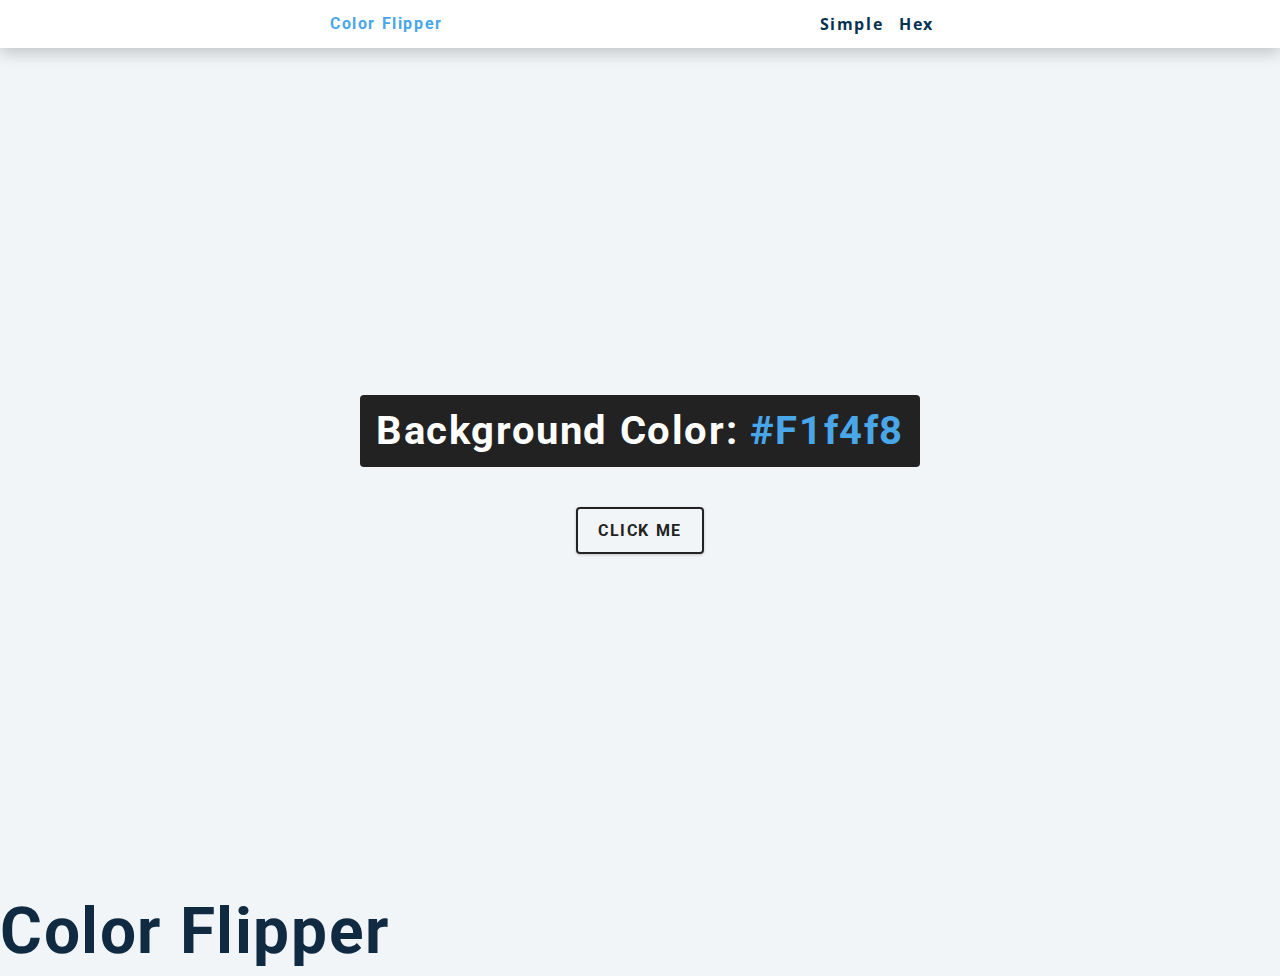
<file: 00-color-flipper/index.html>
<!DOCTYPE html>
<html lang="en">
  <head>
    <meta charset="UTF-8" />
    <meta name="viewport" content="width=device-width, initial-scale=1.0" />
    <title>Color Flipper || Simple</title>

    <!-- styles -->
    <link rel="stylesheet" href="styles.css" />
  </head>
  <body>
    <nav>
      <div class="nav-center">
    
        <h4>color flipper</h4>
        <ul class="nav-links">
          <li>
            <a href="index.html">simple</a>
          </li>
          <li>
            <a href="hex.html">hex</a>
          </li>
        </ul>
      </div>
    </nav>
    <main>
      <div class="container">
        <h2>background color: <span class=color>
          #f1f4f8
        </span> </h2>
        <button class="btn btn-hero" id="btn">click me</button>
      </div>
    </main>
    <h1>color flipper</h1>
    <!-- javascript -->
    <script src="app.js"></script>
  </body>
</html>
</file>
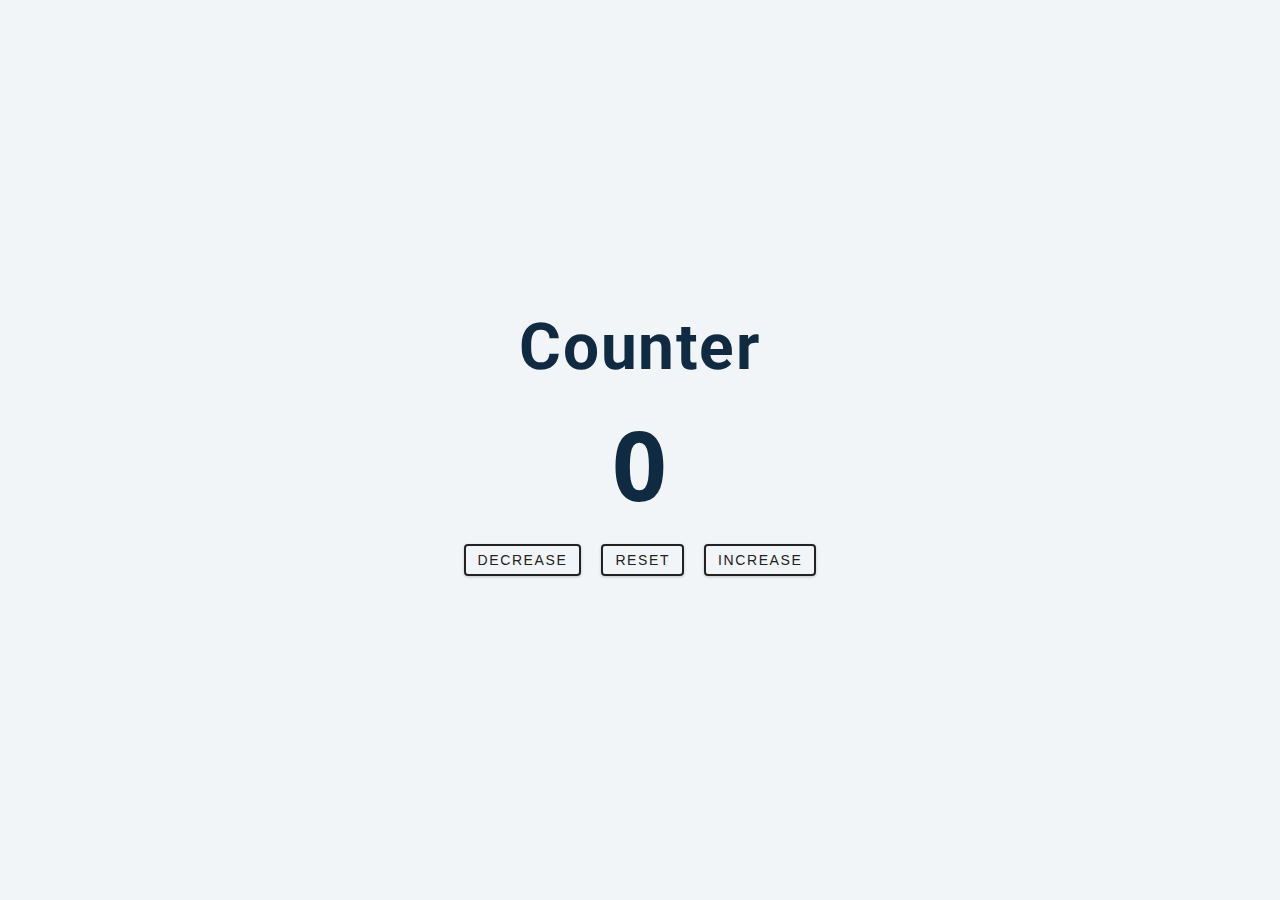
<file: 01-counter/index.html>
<!DOCTYPE html>
<html lang="en">
  <head>
    <meta charset="UTF-8" />
    <meta name="viewport" content="width=device-width, initial-scale=1.0" />
    <title>Counter</title>

    <!-- styles -->
    <link rel="stylesheet" href="styles.css" />
  </head>
  <body>
    <main>
      <div class="container">
        <h1>
          counter
        </h1>
        <span id="value">0</span>
        <div class="button-container">
          <button class="btn decrease">decrease</button>
          <button class="btn reset">reset</button>
          <button class="btn increase">increase</button>
        </div>
      </div>
    </main>
    <!-- javascript -->
    <script src="app.js"></script>
  </body>
</html>
</file>
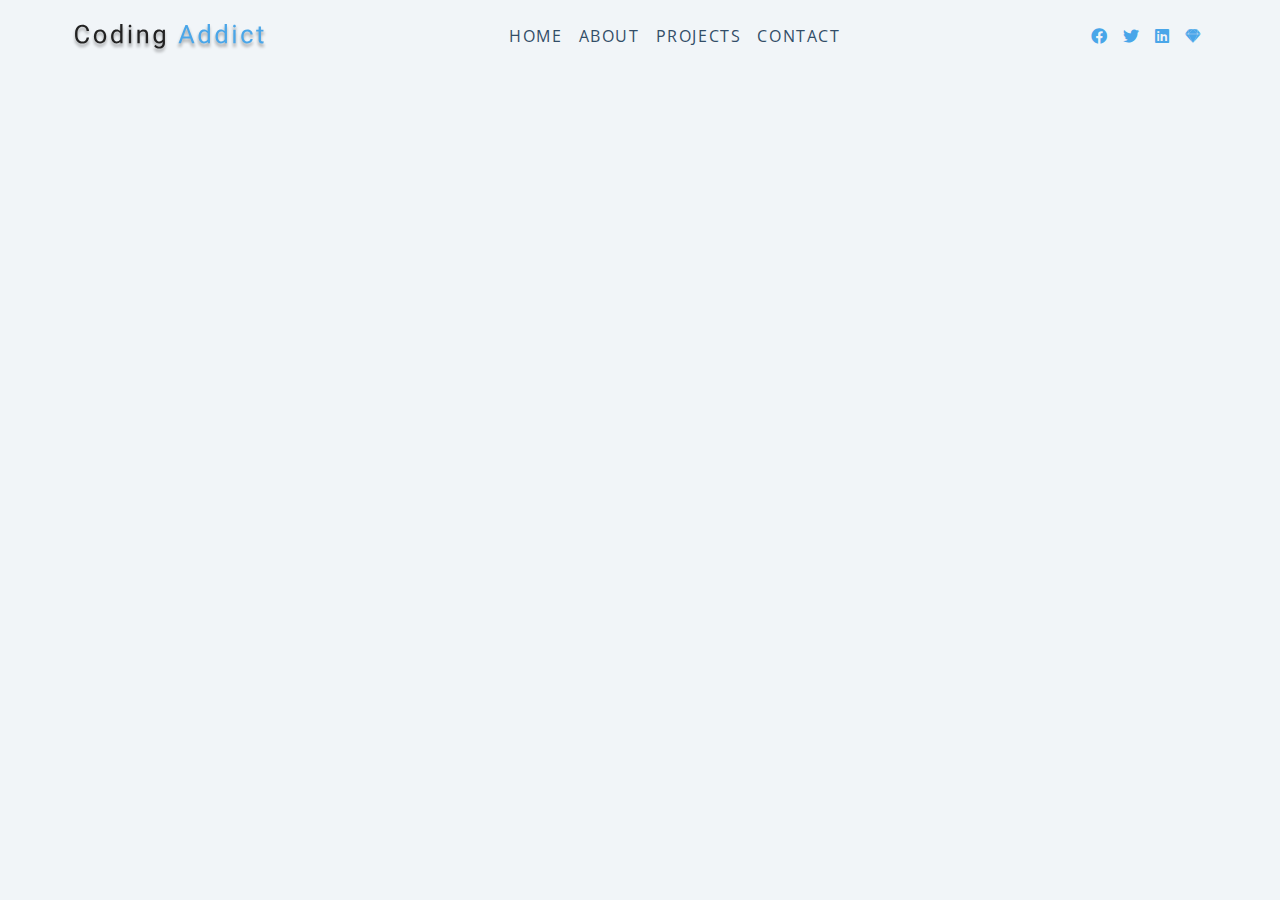
<file: 03-navbar/index.html>
<!DOCTYPE html>
<html lang="en">
  <head>
    <meta charset="UTF-8" />
    <meta name="viewport" content="width=device-width, initial-scale=1.0" />
    <title>Navbar</title>
    <!-- font-awesome -->
    <link
      rel="stylesheet"
      href="https://cdnjs.cloudflare.com/ajax/libs/font-awesome/5.14.0/css/all.min.css"
    />

    <!-- styles -->
    <link rel="stylesheet" href="styles.css" />
  </head>
  <body>
    <div class="nav-center">
      <div class="nav-header">
        <img src="./logo.svg" alt="logo" class="logo">
        <button class="nav-toggle">
          <i class="fas fa-bars"></i>
        </button>
      </div>
      <ul class="links">
        <li>
          <a href="index.html">HOME</a>
        </li>
        <li>
          <a href="about.html">ABOUT</a>
        </li>
        <li>
          <a href="projects.html">PROJECTS</a>
        </li>
        <li>
          <a href="contact.html">CONTACT</a>
        </li>
      </ul>
      <!-- social media -->
      <ul class="social-icons">
        <li>
          <a href="https://www.facebook.com">
            <i class="fab fa-facebook"></i>
          </a>
        </li>
        <li>
          <a href="https://www.twitter.com">
            <i class="fab fa-twitter"></i>
          </a>
        </li>
        <li>
          <a href="https://www.linkedin.com/in/inalkacfirat/">
            <i class="fab fa-linkedin"></i>
          </a>
        </li>
        <li>
          <a href="https://www.twitter.com">
            <i class="fab fa-sketch"></i>
          </a>
        </li>
      </ul>
    </div>
    <!-- javascript -->
    <script src="app.js"></script>
  </body>
</html>
</file>
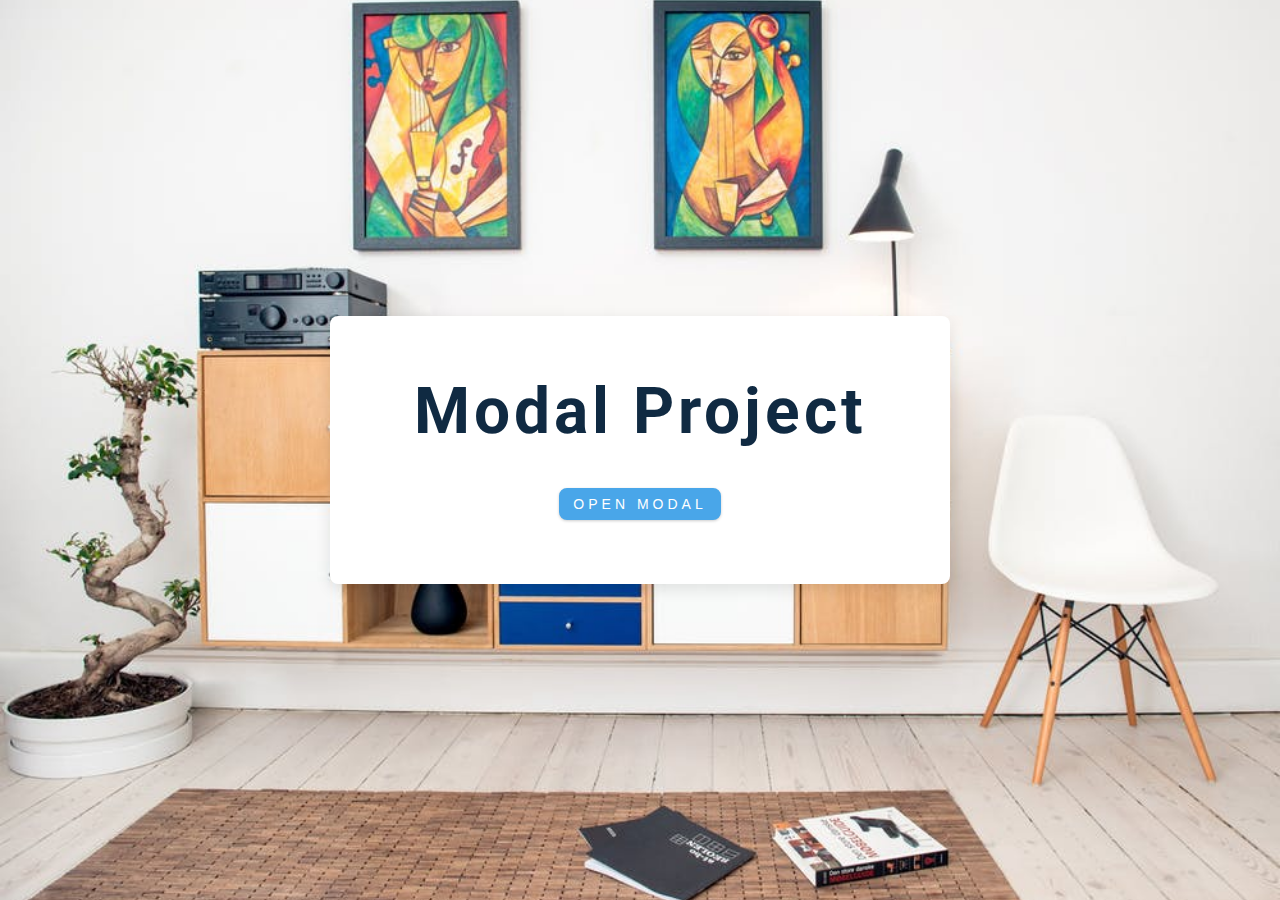
<file: 05-modal/index.html>
<!DOCTYPE html>
<html lang="en">
  <head>
    <meta charset="UTF-8" />
    <meta name="viewport" content="width=device-width, initial-scale=1.0" />
    <title>Modal</title>
    <!-- font-awesome -->
    <link
      rel="stylesheet"
      href="https://cdnjs.cloudflare.com/ajax/libs/font-awesome/5.14.0/css/all.min.css"
    />
    <!-- styles -->
    <link rel="stylesheet" href="styles.css" />
  </head>
  <body>
    <!-- hero -->
    <header class="hero">
      <div class="banner">
        <h1>modal project</h1>
        <button class="btn modal-btn">
          open modal
        </button>
      </div>
    </header>
    <!-- end of hero -->
    <!-- modal -->
    <div class="modal-overlay">
      <div class="modal-container">
        <h3>
          modal content
        </h3>
        <button class="close-btn">
          <i class="fas fa-times"></i>
        </button>
      </div>
    </div>
    <!-- end of modal -->
    <!-- javascript -->
    <script src="app.js"></script>
  </body>
</html>
</file>
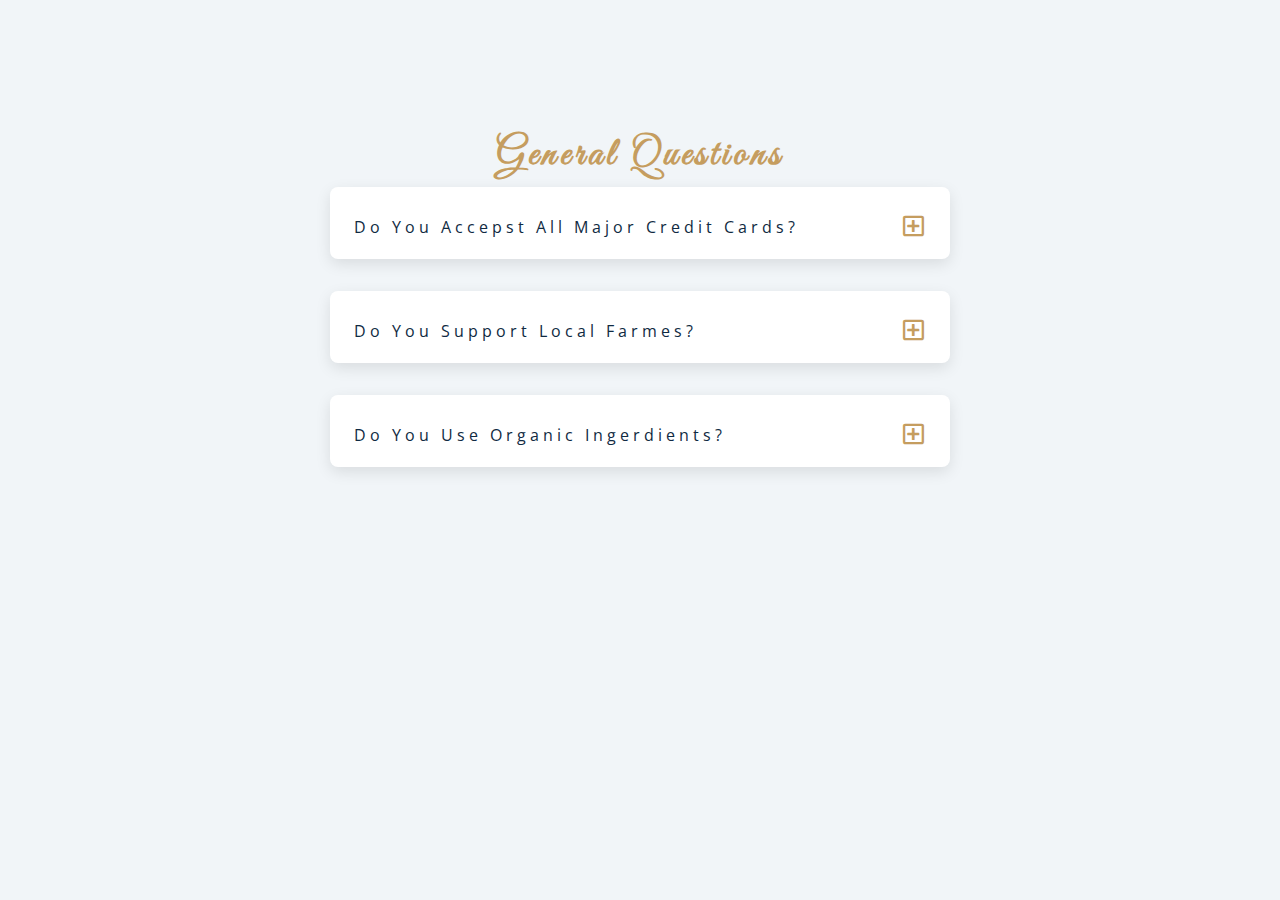
<file: 06-question/index.html>
<!DOCTYPE html>
<html lang="en">
  <head>
    <meta charset="UTF-8" />
    <meta name="viewport" content="width=device-width, initial-scale=1.0" />
    <title>Q & A</title>
    <!-- font-awesome -->
    <link
      rel="stylesheet"
      href="https://cdnjs.cloudflare.com/ajax/libs/font-awesome/5.14.0/css/all.min.css"
    />
    <!-- extra fonts -->
    <link
      href="https://fonts.googleapis.com/css?family=Great+Vibes&display=swap"
      rel="stylesheet"
    />
    <!-- styles -->
    <link rel="stylesheet" href="styles.css" />
  </head>
  <body>
    <section class="questions">
      <div class="title">
        <h2>general questions</h2>
        <section class="section-center">
          <article class="question">
            <div class="question-title">
              <p>do you accepst all major credit cards?</p>
              <button class="question-btn" type="button">
              <span class="plus-icon">
                <i class="far fa-plus-square"></i>
              </span>
              <span class="minus-icon">
                <i class="far fa-minus-square"></i>
              </span>
              </button>
            </div>
            <!-- question text -->
            <div class="question-text">
              <p>
                Lorem, ipsum dolor sit amet consectetur adipisicing elit. Reiciendis, laudantium. Atque, est nisi. Quasi 
                maxime est et tempore officia earum reiciendis velit sunt repudiandae sint beatae, nam recusandae dignissimos nobis?
              </p>
            </div>
            <!-- question text end -->
          </article>
          <article class="question">
            <div class="question-title">
              <p>do you support local farmes?</p>
              <button class="question-btn" type="button">
              <span class="plus-icon">
                <i class="far fa-plus-square"></i>
              </span>
              <span class="minus-icon">
                <i class="far fa-minus-square"></i>
              </span>
              </button>
            </div>
            <!-- question text -->
            <div class="question-text">
              <p>
                Lorem, ipsum dolor sit amet consectetur adipisicing elit. Reiciendis, laudantium. Atque, est nisi. Quasi 
                maxime est et tempore officia earum reiciendis velit sunt repudiandae sint beatae, nam recusandae dignissimos nobis?
              </p>
            </div>
            <!-- question text end -->
          </article>
          <article class="question">
            <div class="question-title">
              <p>do you use organic ingerdients?</p>
              <button class="question-btn" type="button">
              <span class="plus-icon">
                <i class="far fa-plus-square"></i>
              </span>
              <span class="minus-icon">
                <i class="far fa-minus-square"></i>
              </span>
              </button>
            </div>
            <!-- question text -->
            <div class="question-text">
              <p>
                Lorem, ipsum dolor sit amet consectetur adipisicing elit. Reiciendis, laudantium. Atque, est nisi. Quasi 
                maxime est et tempore officia earum reiciendis velit sunt repudiandae sint beatae, nam recusandae dignissimos nobis?
              </p>
            </div>
            <!-- question text end -->
          </article>
        </section>
      </div>
    </section>
    <!-- javascript -->
    <script src="app.js"></script>
  </body>
</html>
</file>
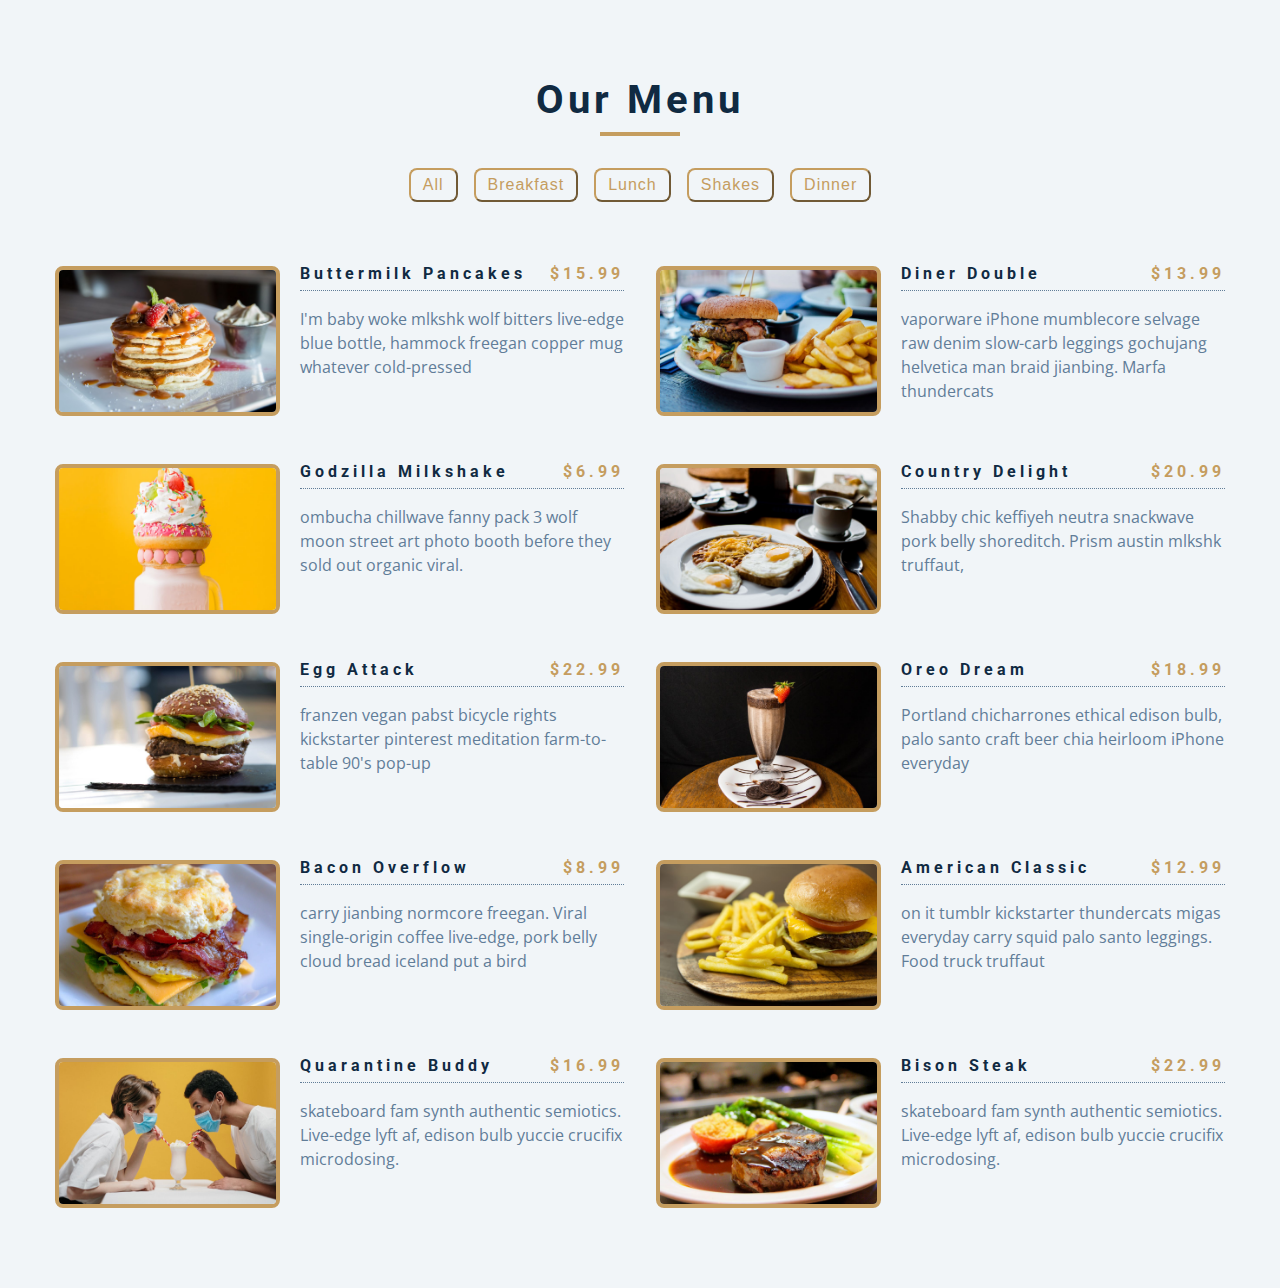
<file: 07-menu/index.html>
<!DOCTYPE html>
<html lang="en">
  <head>
    <meta charset="UTF-8" />
    <meta name="viewport" content="width=device-width, initial-scale=1.0" />
    <title>Menu</title>
    <!-- font-awesome -->
    <link
      rel="stylesheet"
      href="https://cdnjs.cloudflare.com/ajax/libs/font-awesome/5.14.0/css/all.min.css"
    />
    <!-- styles -->
    <link rel="stylesheet" href="styles.css" />
  </head>
  <body>
    <section class="menu">
      <!-- title -->
      <div class="title">
        <h2>our menu</h2>
        <div class="underline"></div>
      </div>
      <!-- filter buttons -->
      <div class="btn-container">
        <!-- <button type="button" class="filter-btn" data-id="all">all</button>
        <button type="button" class="filter-btn" data-id="breakfast">
          breakfast
        </button>
        <button type="button" class="filter-btn" data-id="lunch">lunch</button>
        <button type="button" class="filter-btn" data-id="shakes">
          shakes
        </button> -->
      </div>
      <!-- menu items -->
      <div class="section-center">
        <!-- single item -->
        <article class="menu-item">
          <img src="./menu-item.jpeg" alt="menu item" class="photo" />
          <div class="item-info">
            <header>
              <h4>buttermilk pancakes</h4>
              <h4 class="price">$15</h4>
            </header>
            <p class="item-text">
              Lorem ipsum dolor sit amet consectetur adipisicing elit.
              Repudiandae, sint quam. Et reprehenderit fugiat nesciunt inventore
              laboriosam excepturi! Quo, officia.
            </p>
          </div>
        </article>
        <!-- end of single item -->
        <!-- single item -->
        <article class="menu-item">
          <img src="./menu-item.jpeg" alt="menu item" class="photo" />
          <div class="item-info">
            <header>
              <h4>buttermilk pancakes</h4>
              <h4 class="price">$15</h4>
            </header>
            <p class="item-text">
              Lorem ipsum dolor sit amet consectetur adipisicing elit.
              Repudiandae, sint quam. Et reprehenderit fugiat nesciunt inventore
              laboriosam excepturi! Quo, officia.
            </p>
          </div>
        </article>
        <!-- end of single item -->
        <!-- single item -->
        <article class="menu-item">
          <img src="./menu-item.jpeg" alt="menu item" class="photo" />
          <div class="item-info">
            <header>
              <h4>buttermilk pancakes</h4>
              <h4 class="price">$15</h4>
            </header>
            <p class="item-text">
              Lorem ipsum dolor sit amet consectetur adipisicing elit.
              Repudiandae, sint quam. Et reprehenderit fugiat nesciunt inventore
              laboriosam excepturi! Quo, officia.
            </p>
          </div>
        </article>
        <!-- end of single item -->
      </div>
    </section>
    <!-- javascript -->
    <script src="app.js"></script>
  </body>
</html>
</file>
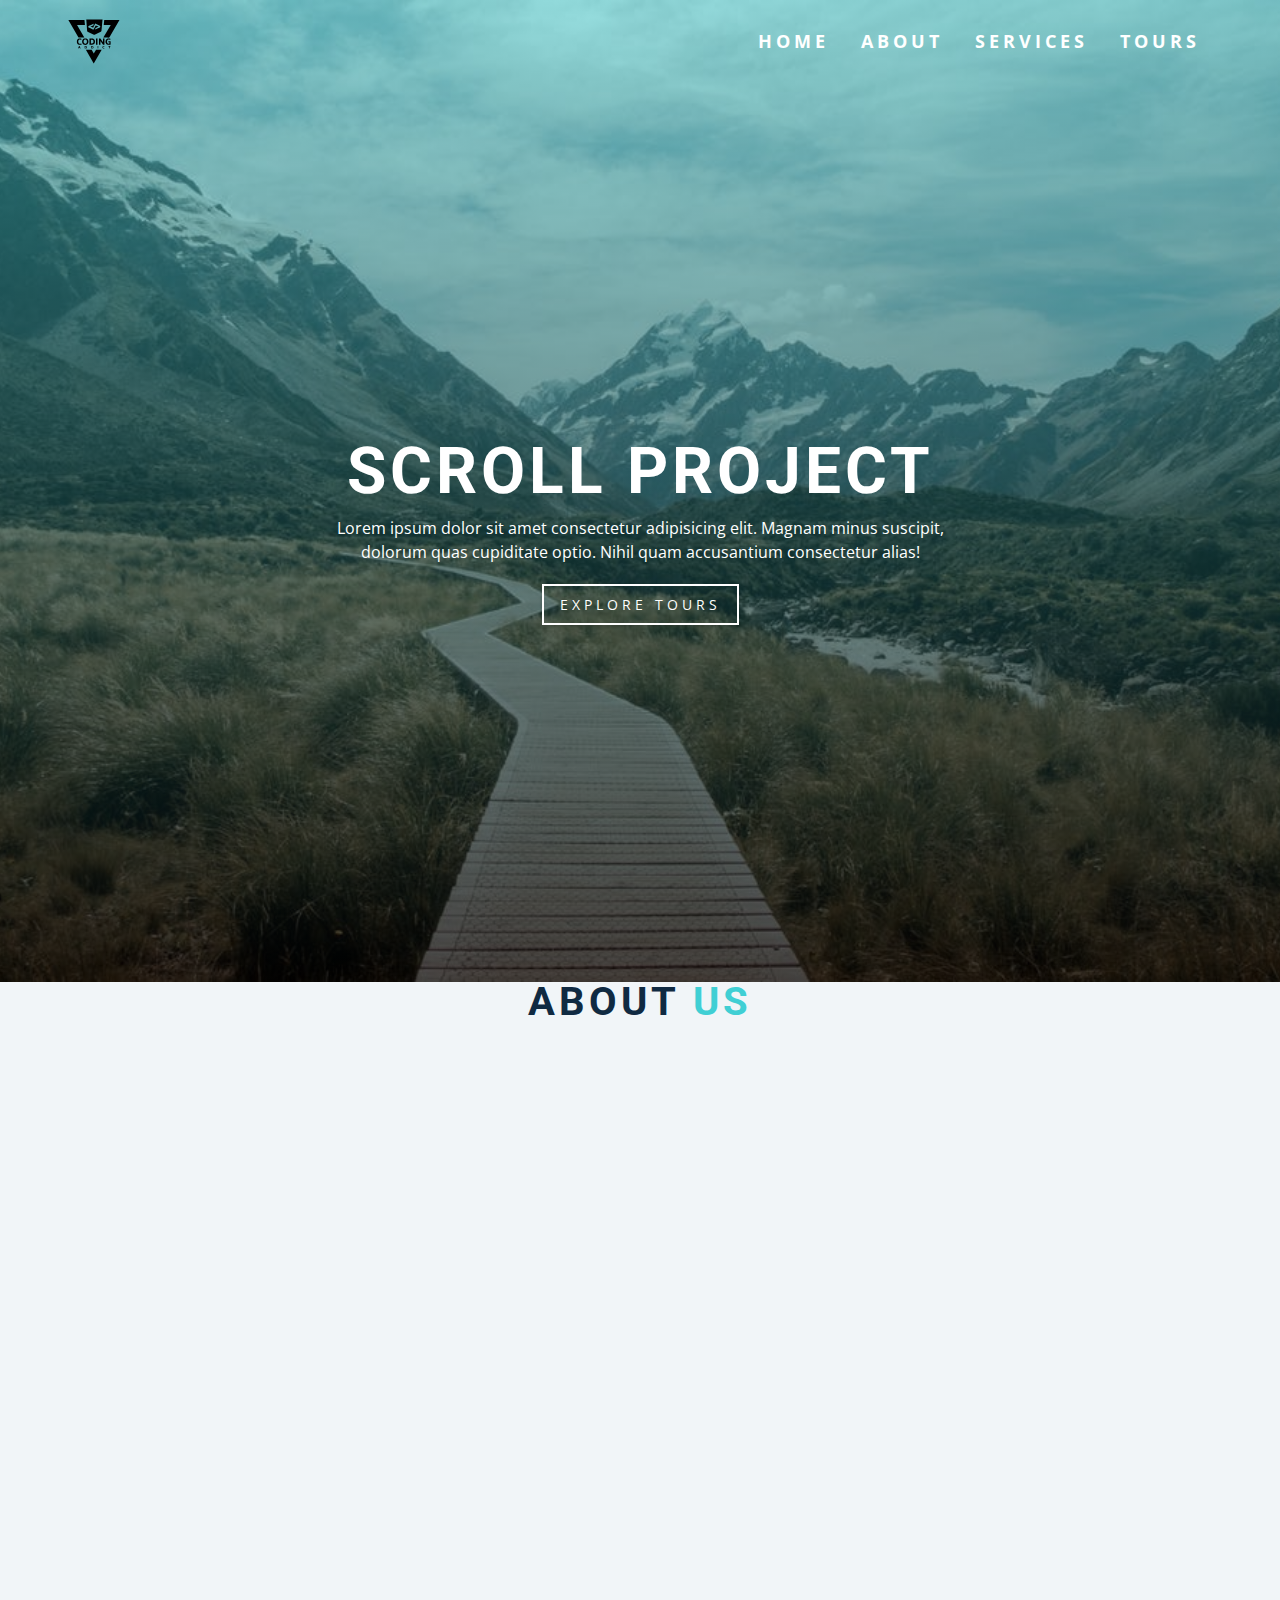
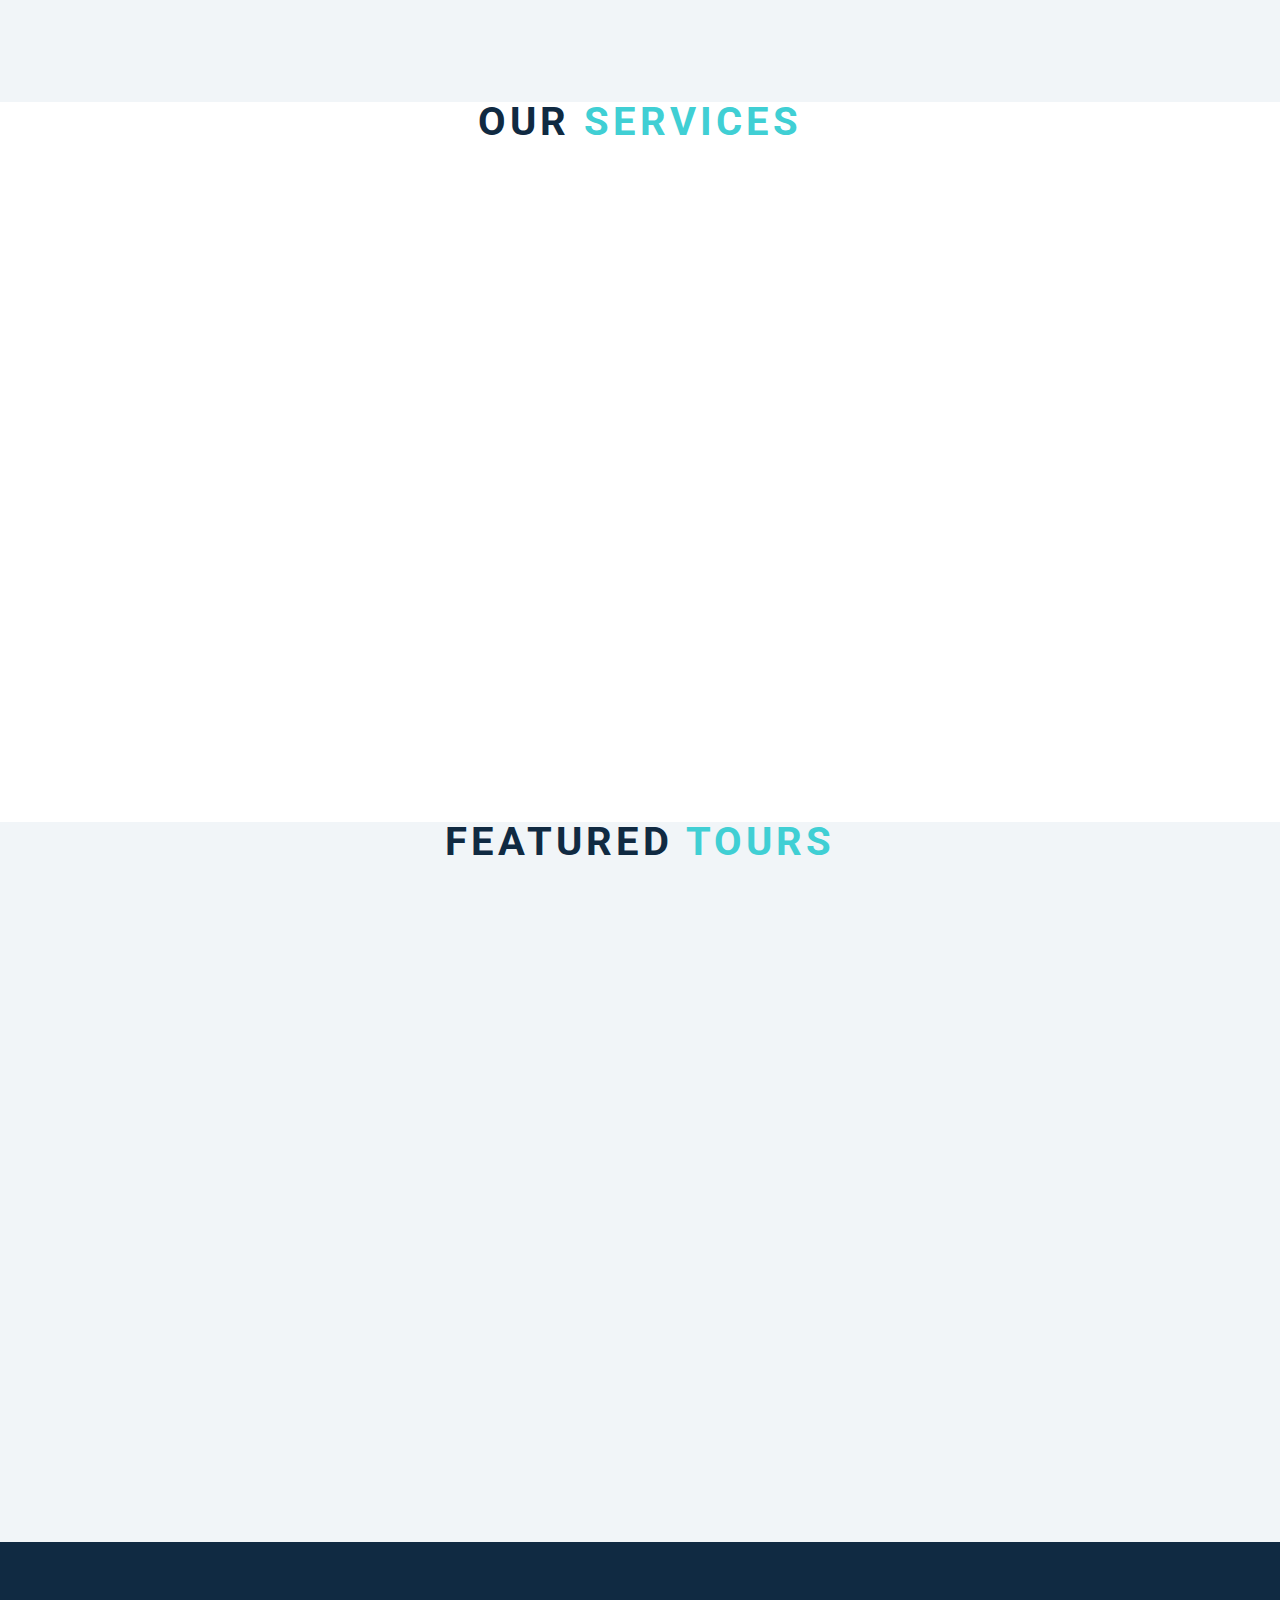
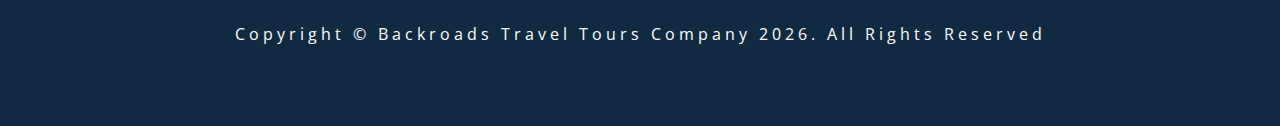
<file: 09-scroll/index.html>
<!DOCTYPE html>
<html lang="en">
  <head>
    <meta charset="UTF-8" />
    <meta name="viewport" content="width=device-width, initial-scale=1.0" />
    <title>Scroll</title>
    <!-- font-awesome -->
    <link
      rel="stylesheet"
      href="https://cdnjs.cloudflare.com/ajax/libs/font-awesome/5.14.0/css/all.min.css"
    />
    <!-- styles -->
    <link rel="stylesheet" href="styles.css" />
  </head>
  <body>
    <header id="home">
      <nav id="nav">
        <div class="nav-center">
          <div class="nav-header">
            <img src="./logo.svg" alt="logo" class="logo">
            <button class="nav-toggle">
              <i class="fas fa-bars"></i>
            </button>
          </div>
          <div class="links-container">
            <ul class="links">
              <li>
                <a href="#home" class="scroll-link">HOME</a>
              </li>
              <li>
                <a href="#about" class="scroll-link">ABOUT</a>
              </li>
              <li>
                <a href="#services" class="scroll-link">SERVICES</a>
              </li>
              <li>
                <a href="#tours" class="scroll-link">TOURS</a>
              </li>
            </ul>
          </div>
        </div>
      </nav>
      <div class="banner">
        <div class="container">
          <h1>scroll project</h1>
          <p>   Lorem ipsum dolor sit amet consectetur
            adipisicing elit. Magnam minus suscipit, 
            dolorum quas cupiditate optio. Nihil quam 
            accusantium consectetur alias!
          </p>
          <a href="#tours" class="scroll-link btn btn-white">
            explore tours
          </a>
        </div>
      </div>
    </header>
    <!-- about -->
    <section class="section" id="about">
      <div class="title">
        <h2>about <span>us</span></h2>
      </div>
    </section>
    <!-- services -->
    <section class="section" id="services">
      <div class="title">
        <h2>our <span>services</span></h2>
      </div>
    </section>
    <!-- tours -->
    <section class="section" id="tours">
      <div class="title">
        <h2>featured <span>tours</span></h2>
      </div>
    </section>
    <!-- footer -->
    <footer class="section">
      <p>
        copyright &copy; backroads travel tours company
        <span id="date"></span>. all rights reserved
      </p>
    </footer>
    <a class="scroll-link top-link" href="#home">
      <i class="fas fa-arrow-up"></i>
    </a>
    <!-- about -->
    <!-- javascript -->
    <script src="app.js"></script>
  </body>
</html>
</file>
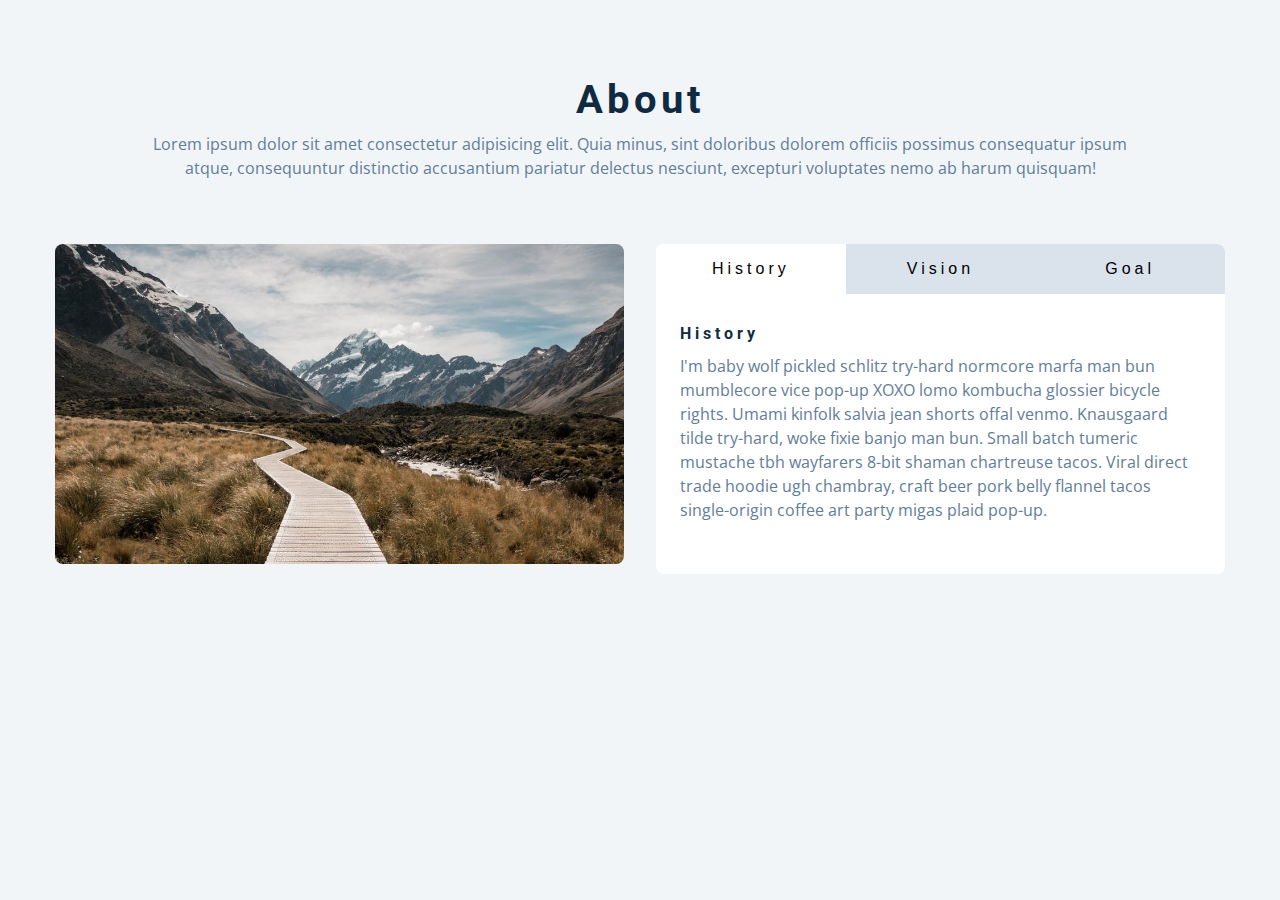
<file: 10-tabs/index.html>
<!DOCTYPE html>
<html lang="en">
  <head>
    <meta charset="UTF-8" />
    <meta name="viewport" content="width=device-width, initial-scale=1.0" />
    <title>Tabs</title>

    <!-- styles -->
    <link rel="stylesheet" href="styles.css" />
  </head>
  <body>
    <section class="section">
      <div class="title">
        <h2>about</h2>
        <p>
          Lorem ipsum dolor sit amet consectetur adipisicing elit. Quia minus,
          sint doloribus dolorem officiis possimus consequatur ipsum atque,
          consequuntur distinctio accusantium pariatur delectus nesciunt,
          excepturi voluptates nemo ab harum quisquam!
        </p>
      </div>
      <div class="about-center section-center">
        <article class="about-img">
          <img src="./hero-bcg.jpeg" alt="about picture">
        </article>
        <article class="about">
          <div class="btn-container">
            <button class="tab-btn active" data-id="history">history</button>
            <button class="tab-btn" data-id="vision">vision</button>
            <button class="tab-btn" data-id="goals">goal</button>
          </div>
          <article class="about-content">
            <div class="content active" id="history">
              <h4>history</h4>
              <p>
                I'm baby wolf pickled schlitz try-hard normcore marfa man bun mumblecore vice
                pop-up XOXO lomo kombucha glossier bicycle rights. Umami kinfolk salvia jean
                shorts offal venmo. Knausgaard tilde try-hard, woke fixie banjo man bun. Small
                batch tumeric mustache tbh wayfarers 8-bit shaman chartreuse tacos. Viral
                direct trade hoodie ugh chambray, craft beer pork belly flannel tacos
                single-origin coffee art party migas plaid pop-up.
              </p>
            </div>
            <div class="content" id="vision">
              <h4>vision</h4>
              <p>
                Man bun PBR&B keytar copper mug prism, hell of helvetica. Synth crucifix offal
                deep v hella biodiesel. Church-key listicle polaroid put a bird on it
                chillwave palo santo enamel pin, tattooed meggings franzen la croix cray.
                Retro yr aesthetic four loko tbh helvetica air plant, neutra palo santo tofu
                mumblecore. Hoodie bushwick pour-over jean shorts chartreuse shabby chic. Roof
                party hammock master cleanse pop-up truffaut, bicycle rights skateboard
                affogato readymade sustainable deep v live-edge schlitz narwhal.
              </p>
              <ul>
                <li>list item</li>
                <li>list item</li>
                <li>list item</li>
              </ul>
            </div>
            <div class="content" id="goals">
              <h4>goals</h4>
              <p>
                Chambray authentic truffaut, kickstarter brunch taxidermy vape heirloom four
                dollar toast raclette shoreditch church-key. Poutine etsy tote bag, cred
                fingerstache leggings cornhole everyday carry blog gastropub. Brunch biodiesel
                sartorial mlkshk swag, mixtape hashtag marfa readymade direct trade man braid
                cold-pressed roof party. Small batch adaptogen coloring book heirloom.
                Letterpress food truck hammock literally hell of wolf beard adaptogen everyday
                carry. Dreamcatcher pitchfork yuccie, banh mi salvia venmo photo booth quinoa
                chicharrones.
              </p>
            </div>
          </article>
        </article>
      </div>
    </section>
    <!-- javascript -->
    <script src="app.js"></script>
  </body>
</html>
</file>
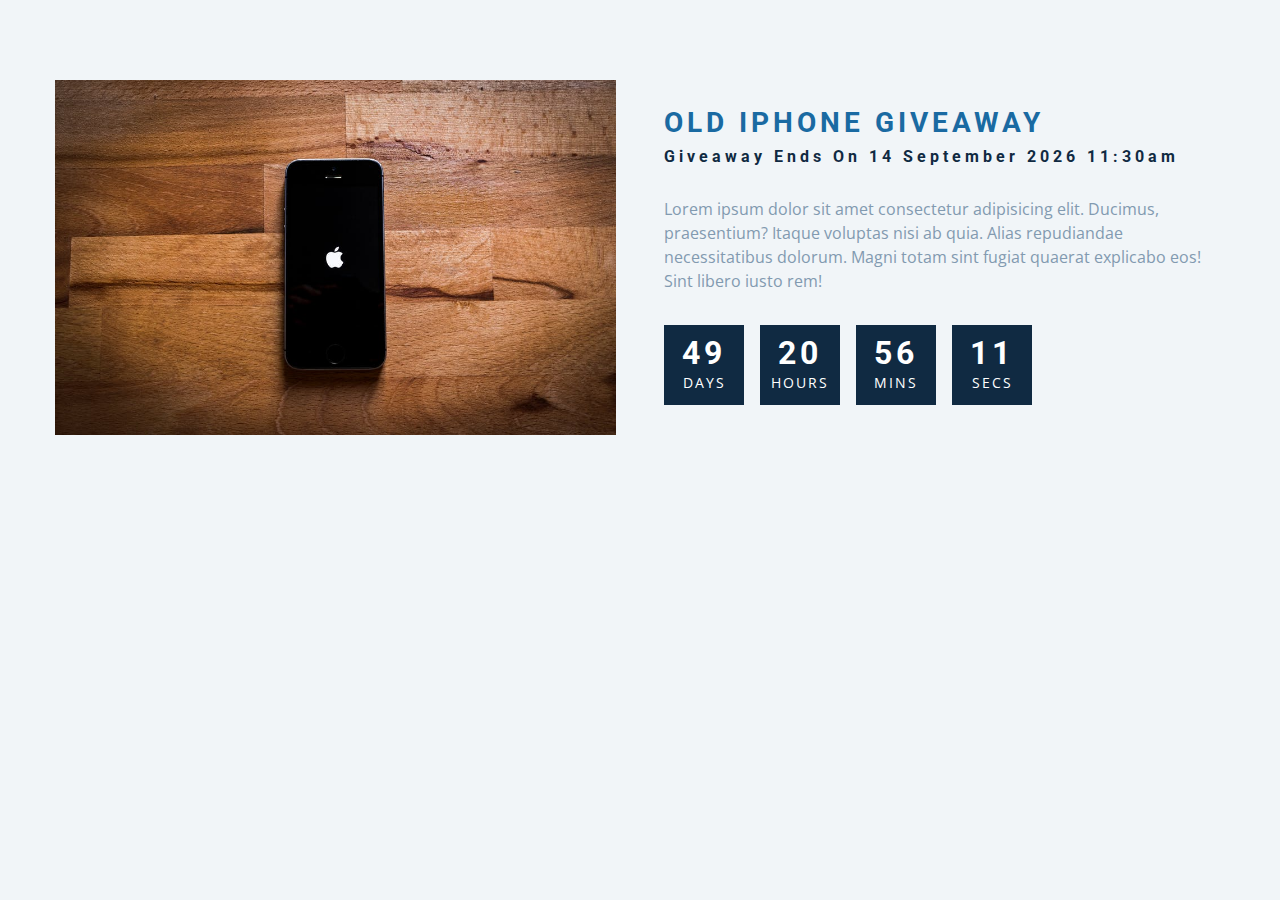
<file: 11-countdown/index.html>
<!DOCTYPE html>
<html lang="en">
  <head>
    <meta charset="UTF-8" />
    <meta name="viewport" content="width=device-width, initial-scale=1.0" />
    <title>Countdown</title>

    <!-- styles -->
    <link rel="stylesheet" href="styles.css" />
  </head>
  <body>
    <section class="section-center">
      <article class="gift-img">
        <img src="./gift.jpeg" alt="gift">
      </article>
      <article class="gift-info">
        <h3>old iphone giveaway</h3>
        <h4 class="giveaway">
          giveaway ends on Sunday, 24 April 2020, 8:00am
        </h4>
        <p>
          Lorem ipsum dolor sit amet consectetur 
          adipisicing elit. Ducimus, praesentium? 
          Itaque voluptas nisi ab quia. Alias 
          repudiandae necessitatibus dolorum. 
          Magni totam sint fugiat quaerat 
          explicabo eos! Sint libero iusto rem!
        </p>
        <div class="deadline">
          <div class="deadline-format">
            <div>
              <h4 class="days">
                34
              </h4>
              <span>
                days
              </span>
            </div>
          </div>
          <div class="deadline-format">
            <div>
              <h4 class="hours">
                34
              </h4>
              <span>
                hours
              </span>
            </div>
          </div>
          <div class="deadline-format">
            <div>
              <h4 class="mins">
                34
              </h4>
              <span>
                mins
              </span>
            </div>
          </div>
          <div class="deadline-format">
            <div>
              <h4 class="secs">
                34
              </h4>
              <span>
                secs
              </span>
            </div>
          </div>
        </div>
      </article>
    </section>
    <!-- javascript -->
    <script src="app.js"></script>
  </body>
</html>
</file>
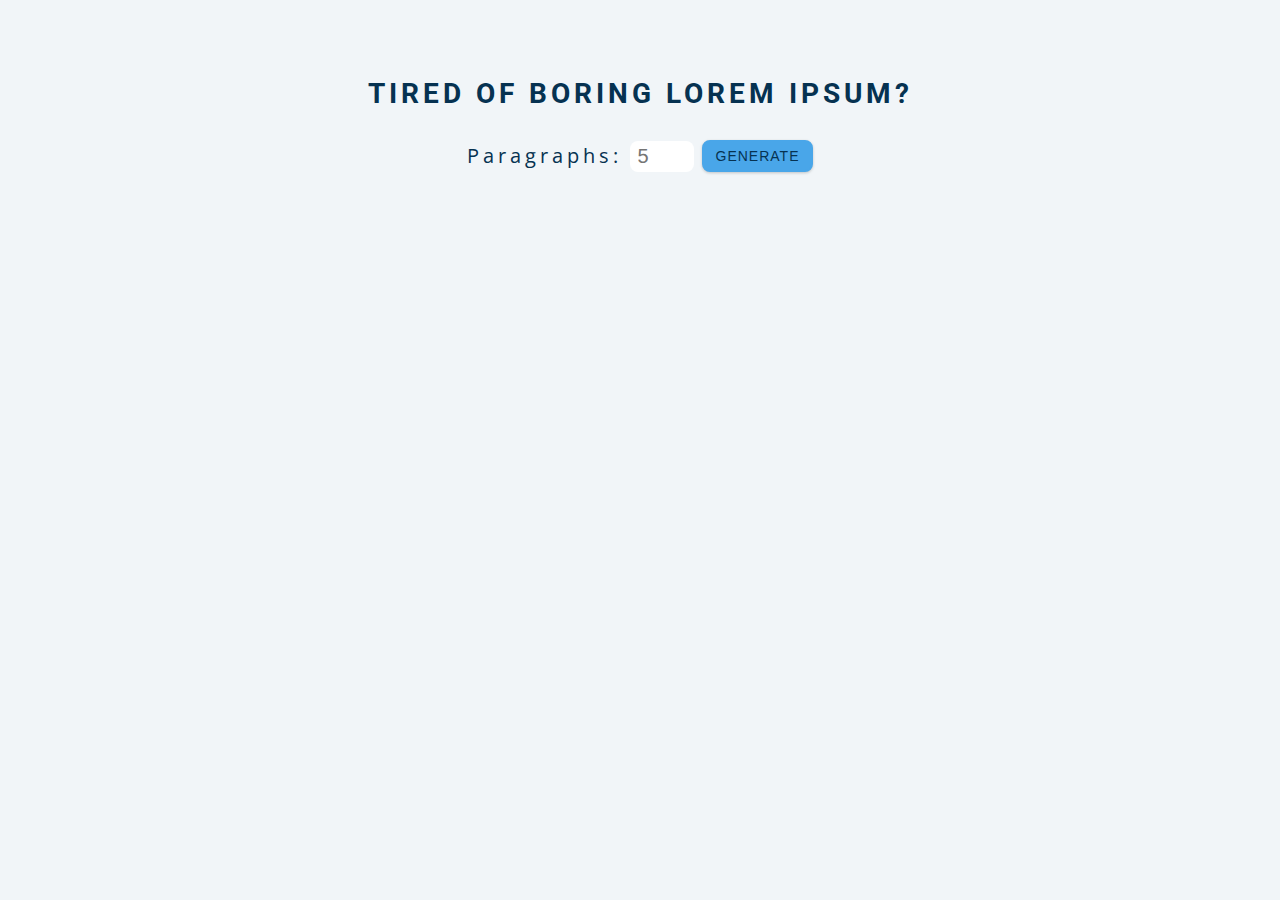
<file: 12-lorem-ipsum/index.html>
<!DOCTYPE html>
<html lang="en">
  <head>
    <meta charset="UTF-8" />
    <meta name="viewport" content="width=device-width, initial-scale=1.0" />
    <title>Lorem Ipsum</title>

    <!-- styles -->
    <link rel="stylesheet" href="styles.css" />
  </head>
  <body>
    <sectino class="section-center">
      <h3>tired of boring lorem ipsum?</h3>
      <form class="lorem-form">
        <label for="amount">paragraphs:</label>
        <input type="number" name="amount" id="amount" placeholder="5">
        <button type="submit" class="btn">generate</button>
      </form>
      <article class="lorem-text">

      </article>
    </sectino>
    <!-- javascript -->
    <script src="app.js"></script>
  </body>
</html>
</file>
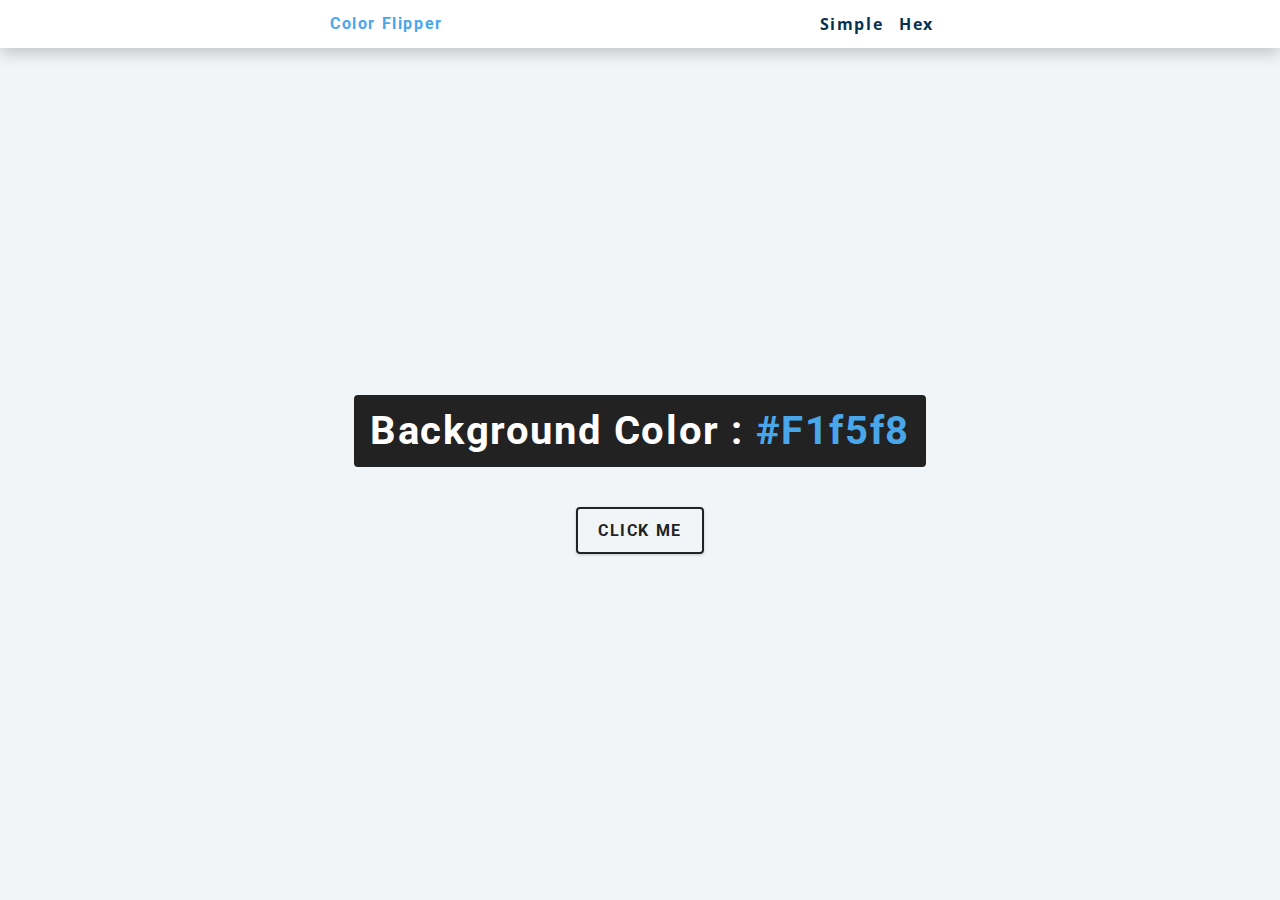
<file: 00-color-flipper/hex.html>
<!DOCTYPE html>
<html lang="en">
  <head>
    <meta charset="UTF-8" />
    <meta name="viewport" content="width=device-width, initial-scale=1.0" />
    <title>
      Color Flipper || Simple
    </title>

    <!-- styles -->
    <link rel="stylesheet" href="styles.css" />
  </head>

  <body>
    <nav>
      <div class="nav-center">
        <h4>color flipper</h4>
        <ul class="nav-links">
          <li><a href="index.html">simple</a></li>
          <li><a href="hex.html">hex</a></li>
        </ul>
      </div>
    </nav>
    <main>
      <div class="container">
        <h2>background color : <span class="color">#f1f5f8</span></h2>
        <button class="btn btn-hero" id="btn">click me</button>
      </div>
    </main>
    <!-- javascript -->
    <script src="hex.js"></script>
  </body>
</html>
</file>
<file: 00-color-flipper/styles.css>
/*
=============== 
Fonts
===============
*/
@import url("https://fonts.googleapis.com/css?family=Open+Sans|Roboto:400,700&display=swap");

/*
=============== 
Variables
===============
*/

:root {
  /* dark shades of primary color*/
  --clr-primary-1: hsl(205, 86%, 17%);
  --clr-primary-2: hsl(205, 77%, 27%);
  --clr-primary-3: hsl(205, 72%, 37%);
  --clr-primary-4: hsl(205, 63%, 48%);
  /* primary/main color */
  --clr-primary-5: hsl(205, 78%, 60%);
  /* lighter shades of primary color */
  --clr-primary-6: hsl(205, 89%, 70%);
  --clr-primary-7: hsl(205, 90%, 76%);
  --clr-primary-8: hsl(205, 86%, 81%);
  --clr-primary-9: hsl(205, 90%, 88%);
  --clr-primary-10: hsl(205, 100%, 96%);
  /* darkest grey - used for headings */
  --clr-grey-1: hsl(209, 61%, 16%);
  --clr-grey-2: hsl(211, 39%, 23%);
  --clr-grey-3: hsl(209, 34%, 30%);
  --clr-grey-4: hsl(209, 28%, 39%);
  /* grey used for paragraphs */
  --clr-grey-5: hsl(210, 22%, 49%);
  --clr-grey-6: hsl(209, 23%, 60%);
  --clr-grey-7: hsl(211, 27%, 70%);
  --clr-grey-8: hsl(210, 31%, 80%);
  --clr-grey-9: hsl(212, 33%, 89%);
  --clr-grey-10: hsl(210, 36%, 96%);
  --clr-white: #fff;
  --clr-red-dark: hsl(360, 67%, 44%);
  --clr-red-light: hsl(360, 71%, 66%);
  --clr-green-dark: hsl(125, 67%, 44%);
  --clr-green-light: hsl(125, 71%, 66%);
  --clr-black: #222;
  --ff-primary: "Roboto", sans-serif;
  --ff-secondary: "Open Sans", sans-serif;
  --transition: all 0.3s linear;
  --spacing: 0.1rem;
  --radius: 0.25rem;
  --light-shadow: 0 5px 15px rgba(0, 0, 0, 0.1);
  --dark-shadow: 0 5px 15px rgba(0, 0, 0, 0.2);
  --max-width: 1170px;
  --fixed-width: 620px;
}
/*
=============== 
Global Styles
===============
*/

*,
::after,
::before {
  margin: 0;
  padding: 0;
  box-sizing: border-box;
}
body {
  font-family: var(--ff-secondary);
  background: var(--clr-grey-10);
  color: var(--clr-grey-1);
  line-height: 1.5;
  font-size: 0.875rem;
}
ul {
  list-style-type: none;
}
a {
  text-decoration: none;
}
h1,
h2,
h3,
h4 {
  letter-spacing: var(--spacing);
  text-transform: capitalize;
  line-height: 1.25;
  margin-bottom: 0.75rem;
  font-family: var(--ff-primary);
}
h1 {
  font-size: 3rem;
}
h2 {
  font-size: 2rem;
}
h3 {
  font-size: 1.25rem;
}
h4 {
  font-size: 0.875rem;
}
p {
  margin-bottom: 1.25rem;
  color: var(--clr-grey-5);
}
@media screen and (min-width: 800px) {
  h1 {
    font-size: 4rem;
  }
  h2 {
    font-size: 2.5rem;
  }
  h3 {
    font-size: 1.75rem;
  }
  h4 {
    font-size: 1rem;
  }
  body {
    font-size: 1rem;
  }
  h1,
  h2,
  h3,
  h4 {
    line-height: 1;
  }
}
/*  global classes */

/* section */
.section {
  padding: 5rem 0;
}

.section-center {
  width: 90vw;
  margin: 0 auto;
  max-width: 1170px;
}
@media screen and (min-width: 992px) {
  .section-center {
    width: 95vw;
  }
}
main {
  min-height: 100vh;
  display: grid;
  place-items: center;
}

/*
=============== 
Nav
===============
*/
nav {
  background: var(--clr-white);
  height: 3rem;
  display: grid;
  align-items: center;
  box-shadow: var(--dark-shadow);
}
.nav-center {
  width: 90vw;
  max-width: var(--fixed-width);
  margin: 0 auto;
  display: flex;
  align-items: center;
  justify-content: space-between;
}
.nav-center h4 {
  margin-bottom: 0;
  color: var(--clr-primary-5);
}
.nav-links {
  display: flex;
}
nav a {
  text-transform: capitalize;
  font-weight: 700;
  font-size: 1rem;
  color: var(--clr-primary-1);
  letter-spacing: var(--spacing);
  margin-right: 1rem;
}
nav a:hover {
  color: var(--clr-primary-5);
}
/*
=============== 
Container
===============
*/
main {
  min-height: calc(100vh - 3rem);
  display: grid;
  place-items: center;
}
.container {
  text-align: center;
}
.container h2 {
  background: var(--clr-black);
  color: var(--clr-white);
  padding: 1rem;
  border-radius: var(--radius);
  margin-bottom: 2.5rem;
}
.color {
  color: var(--clr-primary-5);
}
.btn-hero {
  font-family: var(--ff-primary);
  text-transform: uppercase;
  background: transparent;
  color: var(--clr-black);
  letter-spacing: var(--spacing);
  display: inline-block;
  font-weight: 700;
  transition: var(--transition);
  border: 2px solid var(--clr-black);
  cursor: pointer;
  box-shadow: 0 1px 3px rgba(0, 0, 0, 0.2);
  border-radius: var(--radius);
  font-size: 1rem;
  padding: 0.75rem 1.25rem;
}
.btn-hero:hover {
  color: var(--clr-white);
  background: var(--clr-black);
}
</file>
<file: 01-counter/styles.css>
/*
=============== 
Fonts
===============
*/
@import url("https://fonts.googleapis.com/css?family=Open+Sans|Roboto:400,700&display=swap");

/*
=============== 
Variables
===============
*/

:root {
  /* dark shades of primary color*/
  --clr-primary-1: hsl(205, 86%, 17%);
  --clr-primary-2: hsl(205, 77%, 27%);
  --clr-primary-3: hsl(205, 72%, 37%);
  --clr-primary-4: hsl(205, 63%, 48%);
  /* primary/main color */
  --clr-primary-5: hsl(205, 78%, 60%);
  /* lighter shades of primary color */
  --clr-primary-6: hsl(205, 89%, 70%);
  --clr-primary-7: hsl(205, 90%, 76%);
  --clr-primary-8: hsl(205, 86%, 81%);
  --clr-primary-9: hsl(205, 90%, 88%);
  --clr-primary-10: hsl(205, 100%, 96%);
  /* darkest grey - used for headings */
  --clr-grey-1: hsl(209, 61%, 16%);
  --clr-grey-2: hsl(211, 39%, 23%);
  --clr-grey-3: hsl(209, 34%, 30%);
  --clr-grey-4: hsl(209, 28%, 39%);
  /* grey used for paragraphs */
  --clr-grey-5: hsl(210, 22%, 49%);
  --clr-grey-6: hsl(209, 23%, 60%);
  --clr-grey-7: hsl(211, 27%, 70%);
  --clr-grey-8: hsl(210, 31%, 80%);
  --clr-grey-9: hsl(212, 33%, 89%);
  --clr-grey-10: hsl(210, 36%, 96%);
  --clr-white: #fff;
  --clr-red-dark: hsl(360, 67%, 44%);
  --clr-red-light: hsl(360, 71%, 66%);
  --clr-green-dark: hsl(125, 67%, 44%);
  --clr-green-light: hsl(125, 71%, 66%);
  --clr-black: #222;
  --ff-primary: "Roboto", sans-serif;
  --ff-secondary: "Open Sans", sans-serif;
  --transition: all 0.3s linear;
  --spacing: 0.1rem;
  --radius: 0.25rem;
  --light-shadow: 0 5px 15px rgba(0, 0, 0, 0.1);
  --dark-shadow: 0 5px 15px rgba(0, 0, 0, 0.2);
  --max-width: 1170px;
  --fixed-width: 620px;
}
/*
=============== 
Global Styles
===============
*/

*,
::after,
::before {
  margin: 0;
  padding: 0;
  box-sizing: border-box;
}
body {
  font-family: var(--ff-secondary);
  background: var(--clr-grey-10);
  color: var(--clr-grey-1);
  line-height: 1.5;
  font-size: 0.875rem;
}
ul {
  list-style-type: none;
}
a {
  text-decoration: none;
}
h1,
h2,
h3,
h4 {
  letter-spacing: var(--spacing);
  text-transform: capitalize;
  line-height: 1.25;
  margin-bottom: 0.75rem;
  font-family: var(--ff-primary);
}
h1 {
  font-size: 3rem;
}
h2 {
  font-size: 2rem;
}
h3 {
  font-size: 1.25rem;
}
h4 {
  font-size: 0.875rem;
}
p {
  margin-bottom: 1.25rem;
  color: var(--clr-grey-5);
}
@media screen and (min-width: 800px) {
  h1 {
    font-size: 4rem;
  }
  h2 {
    font-size: 2.5rem;
  }
  h3 {
    font-size: 1.75rem;
  }
  h4 {
    font-size: 1rem;
  }
  body {
    font-size: 1rem;
  }
  h1,
  h2,
  h3,
  h4 {
    line-height: 1;
  }
}
/*  global classes */

/* section */
.section {
  padding: 5rem 0;
}

.section-center {
  width: 90vw;
  margin: 0 auto;
  max-width: 1170px;
}
@media screen and (min-width: 992px) {
  .section-center {
    width: 95vw;
  }
}
main {
  min-height: 100vh;
  display: grid;
  place-items: center;
}

/*
=============== 
Counter
===============
*/

main {
  min-height: 100vh;
  display: grid;
  place-items: center;
}
.container {
  text-align: center;
}
#value {
  font-size: 6rem;
  font-weight: bold;
}
.btn {
  text-transform: uppercase;
  background: transparent;
  color: var(--clr-black);
  padding: 0.375rem 0.75rem;
  letter-spacing: var(--spacing);
  display: inline-block;
  transition: var(--transition);
  font-size: 0.875rem;
  border: 2px solid var(--clr-black);
  cursor: pointer;
  box-shadow: 0 1px 3px rgba(0, 0, 0, 0.2);
  border-radius: var(--radius);
  margin: 0.5rem;
}
.btn:hover {
  color: var(--clr-white);
  background: var(--clr-black);
}
</file>
<file: 03-navbar/styles.css>
/*
=============== 
Fonts
===============
*/
@import url('https://fonts.googleapis.com/css?family=Open+Sans|Roboto:400,700&display=swap');

/*
=============== 
Variables
===============
*/

:root {
  /* dark shades of primary color*/
  --clr-primary-1: hsl(205, 86%, 17%);
  --clr-primary-2: hsl(205, 77%, 27%);
  --clr-primary-3: hsl(205, 72%, 37%);
  --clr-primary-4: hsl(205, 63%, 48%);
  /* primary/main color */
  --clr-primary-5: hsl(205, 78%, 60%);
  /* lighter shades of primary color */
  --clr-primary-6: hsl(205, 89%, 70%);
  --clr-primary-7: hsl(205, 90%, 76%);
  --clr-primary-8: hsl(205, 86%, 81%);
  --clr-primary-9: hsl(205, 90%, 88%);
  --clr-primary-10: hsl(205, 100%, 96%);
  /* darkest grey - used for headings */
  --clr-grey-1: hsl(209, 61%, 16%);
  --clr-grey-2: hsl(211, 39%, 23%);
  --clr-grey-3: hsl(209, 34%, 30%);
  --clr-grey-4: hsl(209, 28%, 39%);
  /* grey used for paragraphs */
  --clr-grey-5: hsl(210, 22%, 49%);
  --clr-grey-6: hsl(209, 23%, 60%);
  --clr-grey-7: hsl(211, 27%, 70%);
  --clr-grey-8: hsl(210, 31%, 80%);
  --clr-grey-9: hsl(212, 33%, 89%);
  --clr-grey-10: hsl(210, 36%, 96%);
  --clr-white: #fff;
  --clr-red-dark: hsl(360, 67%, 44%);
  --clr-red-light: hsl(360, 71%, 66%);
  --clr-green-dark: hsl(125, 67%, 44%);
  --clr-green-light: hsl(125, 71%, 66%);
  --clr-black: #222;
  --ff-primary: 'Roboto', sans-serif;
  --ff-secondary: 'Open Sans', sans-serif;
  --transition: all 0.3s linear;
  --spacing: 0.1rem;
  --radius: 0.25rem;
  --light-shadow: 0 5px 15px rgba(0, 0, 0, 0.1);
  --dark-shadow: 0 5px 15px rgba(0, 0, 0, 0.2);
  --max-width: 1170px;
  --fixed-width: 620px;
}
/*
=============== 
Global Styles
===============
*/

*,
::after,
::before {
  margin: 0;
  padding: 0;
  box-sizing: border-box;
}
body {
  font-family: var(--ff-secondary);
  background: var(--clr-grey-10);
  color: var(--clr-grey-1);
  line-height: 1.5;
  font-size: 0.875rem;
}
ul {
  list-style-type: none;
}
a {
  text-decoration: none;
}
h1,
h2,
h3,
h4 {
  letter-spacing: var(--spacing);
  text-transform: capitalize;
  line-height: 1.25;
  margin-bottom: 0.75rem;
  font-family: var(--ff-primary);
}
h1 {
  font-size: 3rem;
}
h2 {
  font-size: 2rem;
}
h3 {
  font-size: 1.25rem;
}
h4 {
  font-size: 0.875rem;
}
p {
  margin-bottom: 1.25rem;
  color: var(--clr-grey-5);
}
@media screen and (min-width: 800px) {
  h1 {
    font-size: 4rem;
  }
  h2 {
    font-size: 2.5rem;
  }
  h3 {
    font-size: 1.75rem;
  }
  h4 {
    font-size: 1rem;
  }
  body {
    font-size: 1rem;
  }
  h1,
  h2,
  h3,
  h4 {
    line-height: 1;
  }
}
/*  global classes */

/* section */
.section {
  padding: 5rem 0;
}

.section-center {
  width: 90vw;
  margin: 0 auto;
  max-width: 1170px;
}
@media screen and (min-width: 992px) {
  .section-center {
    width: 95vw;
  }
}
main {
  min-height: 100vh;
  display: grid;
  place-items: center;
}

/*
=============== 
Navbar
===============
*/
nav {
  background: var(--clr-white);
  box-shadow: var(--light-shadow);
}
.nav-header {
  display: flex;
  align-items: center;
  justify-content: space-between;
  padding: 1rem;
}
.nav-toggle {
  font-size: 1.5rem;
  color: var(--clr-primary-5);
  background: transparent;
  border-color: transparent;
  transition: var(--transition);
  cursor: pointer;
}
.nav-toggle:hover {
  color: var(--clr-primary-1);
  transform: rotate(90deg);
}
.logo {
  height: 40px;
}
.links a {
  color: var(--clr-grey-3);
  font-size: 1rem;
  text-transform: capitalize;
  letter-spacing: var(--spacing);
  display: block;
  padding: 0.5rem 1rem;
  transition: var(--transition);
}
.links a:hover {
  background: var(--clr-primary-8);
  color: var(--clr-primary-5);
  padding-left: 1.5rem;
}
.social-icons {
  display: none;
}
.links {
  height: 0;
  overflow: hidden;
  transition: var(--transition);
}
.show-links {
  height: 10rem;
}
@media screen and (min-width: 800px) {
  .nav-center {
    max-width: 1170px;
    margin: 0 auto;
    display: flex;
    align-items: center;
    justify-content: space-between;
    padding: 1rem;
  }
  .nav-header {
    padding: 0;
  }
  .nav-toggle {
    display: none;
  }
  .links {
    height: auto;
    display: flex;
  }
  .links a {
    padding: 0;
    margin: 0 0.5rem;
  }
  .links a:hover {
    padding: 0;
    background: transparent;
  }
  .social-icons {
    display: flex;
  }
  .social-icons a {
    margin: 0 0.5rem;
    color: var(--clr-primary-5);
    transition: var(--transition);
  }
  .social-icons a:hover {
    color: var(--clr-primary-7);
  }
}
</file>
<file: 05-modal/styles.css>
/*
=============== 
Fonts
===============
*/
@import url("https://fonts.googleapis.com/css?family=Open+Sans|Roboto:400,700&display=swap");

/*
=============== 
Variables
===============
*/

:root {
  /* dark shades of primary color*/
  --clr-primary-1: hsl(205, 86%, 17%);
  --clr-primary-2: hsl(205, 77%, 27%);
  --clr-primary-3: hsl(205, 72%, 37%);
  --clr-primary-4: hsl(205, 63%, 48%);
  /* primary/main color */
  --clr-primary-5: #49a6e9;
  /* --clr-primary-5: rgb(73, 166, 233); */
  /* lighter shades of primary color */
  --clr-primary-6: hsl(205, 89%, 70%);
  --clr-primary-7: hsl(205, 90%, 76%);
  --clr-primary-8: hsl(205, 86%, 81%);
  --clr-primary-9: hsl(205, 90%, 88%);
  --clr-primary-10: hsl(205, 100%, 96%);
  /* darkest grey - used for headings */
  --clr-grey-1: hsl(209, 61%, 16%);
  --clr-grey-2: hsl(211, 39%, 23%);
  --clr-grey-3: hsl(209, 34%, 30%);
  --clr-grey-4: hsl(209, 28%, 39%);
  /* grey used for paragraphs */
  --clr-grey-5: hsl(210, 22%, 49%);
  --clr-grey-6: hsl(209, 23%, 60%);
  --clr-grey-7: hsl(211, 27%, 70%);
  --clr-grey-8: hsl(210, 31%, 80%);
  --clr-grey-9: hsl(212, 33%, 89%);
  --clr-grey-10: hsl(210, 36%, 96%);
  --clr-white: #fff;
  --clr-red-dark: hsl(360, 67%, 44%);
  --clr-red-light: hsl(360, 71%, 66%);
  --clr-green-dark: hsl(125, 67%, 44%);
  --clr-green-light: hsl(125, 71%, 66%);
  --clr-black: #222;
  --ff-primary: "Roboto", sans-serif;
  --ff-secondary: "Open Sans", sans-serif;
  --transition: all 0.3s linear;
  --spacing: 0.25rem;
  --radius: 0.5rem;
  --light-shadow: 0 5px 15px rgba(0, 0, 0, 0.1);
  --dark-shadow: 0 5px 15px rgba(0, 0, 0, 0.2);
  --max-width: 1170px;
  --fixed-width: 620px;
}
/*
=============== 
Global Styles
===============
*/

*,
::after,
::before {
  margin: 0;
  padding: 0;
  box-sizing: border-box;
}
body {
  font-family: var(--ff-secondary);
  background: var(--clr-grey-10);
  color: var(--clr-grey-1);
  line-height: 1.5;
  font-size: 0.875rem;
}
ul {
  list-style-type: none;
}
a {
  text-decoration: none;
}
img:not(.logo) {
  width: 100%;
}
img {
  display: block;
}

h1,
h2,
h3,
h4 {
  letter-spacing: var(--spacing);
  text-transform: capitalize;
  line-height: 1.25;
  margin-bottom: 0.75rem;
  font-family: var(--ff-primary);
}
h1 {
  font-size: 3rem;
}
h2 {
  font-size: 2rem;
}
h3 {
  font-size: 1.25rem;
}
h4 {
  font-size: 0.875rem;
}
p {
  margin-bottom: 1.25rem;
  color: var(--clr-grey-5);
}
@media screen and (min-width: 800px) {
  h1 {
    font-size: 4rem;
  }
  h2 {
    font-size: 2.5rem;
  }
  h3 {
    font-size: 1.75rem;
  }
  h4 {
    font-size: 1rem;
  }
  body {
    font-size: 1rem;
  }
  h1,
  h2,
  h3,
  h4 {
    line-height: 1;
  }
}
/*  global classes */

.btn {
  text-transform: uppercase;
  background: transparent;
  color: var(--clr-black);
  padding: 0.375rem 0.75rem;
  letter-spacing: var(--spacing);
  display: inline-block;
  transition: var(--transition);
  font-size: 0.875rem;
  border: 2px solid var(--clr-black);
  cursor: pointer;
  box-shadow: 0 1px 3px rgba(0, 0, 0, 0.2);
  border-radius: var(--radius);
}
.btn:hover {
  color: var(--clr-white);
  background: var(--clr-black);
}
/* section */
.section {
  padding: 5rem 0;
}

.section-center {
  width: 90vw;
  margin: 0 auto;
  max-width: 1170px;
}
@media screen and (min-width: 992px) {
  .section-center {
    width: 95vw;
  }
}
main {
  min-height: 100vh;
  display: grid;
  place-items: center;
}
/*
=============== 
Modal
===============
*/
.hero {
  min-height: 100vh;
  background: url("./hero.jpeg") center/cover no-repeat;
  display: grid;
  place-items: center;
}
.banner {
  background: var(--clr-white);
  padding: 4rem 0;
  border-radius: var(--radius);
  box-shadow: var(--light-shadow);
  text-align: center;
  width: 90vw;
  max-width: var(--fixed-width);
}
.modal-btn {
  margin-top: 2rem;
  background: var(--clr-primary-5);
  border-color: var(--clr-primary-5);
  color: var(--clr-white);
}
.modal-btn:hover {
  background: transparent;
  color: var(--clr-primary-5);
}
.modal-overlay {
  position: fixed;
  top: 0;
  left: 0;
  width: 100%;
  height: 100%;
  background: rgba(73, 166, 233, 0.5);
  display: grid;
  place-items: center;
  transition: var(--transition);
  visibility: hidden;
  z-index: -10;
}
/* OPEN/CLOSE MODAL */
.open-modal {
  visibility: visible;
  z-index: 10;
}
.modal-container {
  background: var(--clr-white);
  border-radius: var(--radius);
  width: 90vw;
  height: 30vh;
  max-width: var(--fixed-width);
  text-align: center;
  display: grid;
  place-items: center;
  position: relative;
}
.close-btn {
  position: absolute;
  top: 1rem;
  right: 1rem;
  font-size: 2rem;
  background: transparent;
  border-color: transparent;
  color: var(--clr-red-dark);
  cursor: pointer;
  transition: var(--transition);
}
.close-btn:hover {
  color: var(--clr-red-light);
  transform: scale(1.3);
}
</file>
<file: 06-question/styles.css>
/*
=============== 
Fonts
===============
*/
@import url("https://fonts.googleapis.com/css?family=Open+Sans|Roboto:400,700&display=swap");

/*
=============== 
Variables
===============
*/

:root {
  /* dark shades of primary color*/
  --clr-primary-1: hsl(205, 86%, 17%);
  --clr-primary-2: hsl(205, 77%, 27%);
  --clr-primary-3: hsl(205, 72%, 37%);
  --clr-primary-4: hsl(205, 63%, 48%);
  /* primary/main color */
  --clr-primary-5: #49a6e9;
  /* lighter shades of primary color */
  --clr-primary-6: hsl(205, 89%, 70%);
  --clr-primary-7: hsl(205, 90%, 76%);
  --clr-primary-8: hsl(205, 86%, 81%);
  --clr-primary-9: hsl(205, 90%, 88%);
  --clr-primary-10: hsl(205, 100%, 96%);
  /* darkest grey - used for headings */
  --clr-grey-1: hsl(209, 61%, 16%);
  --clr-grey-2: hsl(211, 39%, 23%);
  --clr-grey-3: hsl(209, 34%, 30%);
  --clr-grey-4: hsl(209, 28%, 39%);
  /* grey used for paragraphs */
  --clr-grey-5: hsl(210, 22%, 49%);
  --clr-grey-6: hsl(209, 23%, 60%);
  --clr-grey-7: hsl(211, 27%, 70%);
  --clr-grey-8: hsl(210, 31%, 80%);
  --clr-grey-9: hsl(212, 33%, 89%);
  --clr-grey-10: hsl(210, 36%, 96%);
  --clr-white: #fff;
  --clr-red-dark: hsl(360, 67%, 44%);
  --clr-red-light: hsl(360, 71%, 66%);
  --clr-green-dark: hsl(125, 67%, 44%);
  --clr-green-light: hsl(125, 71%, 66%);
  --clr-gold: #c59d5f;
  --clr-black: #222;
  --ff-primary: "Roboto", sans-serif;
  --ff-secondary: "Open Sans", sans-serif;
  --transition: all 0.3s linear;
  --spacing: 0.25rem;
  --radius: 0.5rem;
  --light-shadow: 0 5px 15px rgba(0, 0, 0, 0.1);
  --dark-shadow: 0 5px 15px rgba(0, 0, 0, 0.2);
  --max-width: 1170px;
  --fixed-width: 620px;
}
/*
=============== 
Global Styles
===============
*/

*,
::after,
::before {
  margin: 0;
  padding: 0;
  box-sizing: border-box;
}
body {
  font-family: var(--ff-secondary);
  background: var(--clr-grey-10);
  color: var(--clr-grey-1);
  line-height: 1.5;
  font-size: 0.875rem;
}
ul {
  list-style-type: none;
}
a {
  text-decoration: none;
}
img:not(.logo) {
  width: 100%;
}
img {
  display: block;
}

h1,
h2,
h3,
h4 {
  letter-spacing: var(--spacing);
  text-transform: capitalize;
  line-height: 1.25;
  margin-bottom: 0.75rem;
  font-family: var(--ff-primary);
}
h1 {
  font-size: 3rem;
}
h2 {
  font-size: 2rem;
}
h3 {
  font-size: 1.25rem;
}
h4 {
  font-size: 0.875rem;
}
p {
  margin-bottom: 1.25rem;
  color: var(--clr-grey-5);
}
@media screen and (min-width: 800px) {
  h1 {
    font-size: 4rem;
  }
  h2 {
    font-size: 2.5rem;
  }
  h3 {
    font-size: 1.75rem;
  }
  h4 {
    font-size: 1rem;
  }
  body {
    font-size: 1rem;
  }
  h1,
  h2,
  h3,
  h4 {
    line-height: 1;
  }
}
/*  global classes */

.btn {
  text-transform: uppercase;
  background: transparent;
  color: var(--clr-black);
  padding: 0.375rem 0.75rem;
  letter-spacing: var(--spacing);
  display: inline-block;
  transition: var(--transition);
  font-size: 0.875rem;
  border: 2px solid var(--clr-black);
  cursor: pointer;
  box-shadow: 0 1px 3px rgba(0, 0, 0, 0.2);
  border-radius: var(--radius);
}
.btn:hover {
  color: var(--clr-white);
  background: var(--clr-black);
}
/* section */
.section {
  padding: 5rem 0;
}

.section-center {
  width: 90vw;
  margin: 0 auto;
  max-width: 1170px;
}
@media screen and (min-width: 992px) {
  .section-center {
    width: 95vw;
  }
}
main {
  min-height: 100vh;
  display: grid;
  place-items: center;
}
/*
=============== 
Questions
===============
*/
.title {
  margin-top: 15vh;
  margin-bottom: 4rem;
}
.title h2 {
  color: var(--clr-gold);
  font-family: "Great Vibes", cursive;
  text-align: center;
}
.section-center {
  max-width: var(--fixed-width);
}
.question {
  background: var(--clr-white);
  border-radius: var(--radius);
  box-shadow: var(--light-shadow);
  padding: 1.5rem 1.5rem 0 1.5rem;
  margin-bottom: 2rem;
}
.question-title {
  display: flex;
  justify-content: space-between;
  align-items: center;
  text-transform: capitalize;
  padding-bottom: 1rem;
}
.question-title p {
  margin-bottom: 0;
  letter-spacing: var(--spacing);
  color: var(--clr-grey-1);
}
.question-btn {
  font-size: 1.5rem;
  background: transparent;
  border-color: transparent;
  cursor: pointer;
  color: var(--clr-gold);
  transition: var(--transition);
}
.question-btn:hover {
  transform: rotate(90deg);
}
.question-text {
  padding: 1rem 0 1.5rem 0;
  border-top: 1px solid rgba(0, 0, 0, 0.2);
}
.question-text p {
  margin-bottom: 0;
}
/* hide text */
.question-text {
  display: none;
}
.show-text .question-text {
  display: block;
}
.minus-icon {
  display: none;
}
.show-text .minus-icon {
  display: inline;
}
.show-text .plus-icon {
  display: none;
}
</file>
<file: 07-menu/styles.css>
/*
=============== 
Fonts
===============
*/
@import url("https://fonts.googleapis.com/css?family=Open+Sans|Roboto:400,700&display=swap");

/*
=============== 
Variables
===============
*/

:root {
  /* dark shades of primary color*/
  --clr-primary-1: hsl(205, 86%, 17%);
  --clr-primary-2: hsl(205, 77%, 27%);
  --clr-primary-3: hsl(205, 72%, 37%);
  --clr-primary-4: hsl(205, 63%, 48%);
  /* primary/main color */
  --clr-primary-5: #49a6e9;
  /* lighter shades of primary color */
  --clr-primary-6: hsl(205, 89%, 70%);
  --clr-primary-7: hsl(205, 90%, 76%);
  --clr-primary-8: hsl(205, 86%, 81%);
  --clr-primary-9: hsl(205, 90%, 88%);
  --clr-primary-10: hsl(205, 100%, 96%);
  /* darkest grey - used for headings */
  --clr-grey-1: hsl(209, 61%, 16%);
  --clr-grey-2: hsl(211, 39%, 23%);
  --clr-grey-3: hsl(209, 34%, 30%);
  --clr-grey-4: hsl(209, 28%, 39%);
  /* grey used for paragraphs */
  --clr-grey-5: hsl(210, 22%, 49%);
  --clr-grey-6: hsl(209, 23%, 60%);
  --clr-grey-7: hsl(211, 27%, 70%);
  --clr-grey-8: hsl(210, 31%, 80%);
  --clr-grey-9: hsl(212, 33%, 89%);
  --clr-grey-10: hsl(210, 36%, 96%);
  --clr-white: #fff;
  --clr-red-dark: hsl(360, 67%, 44%);
  --clr-red-light: hsl(360, 71%, 66%);
  --clr-green-dark: hsl(125, 67%, 44%);
  --clr-green-light: hsl(125, 71%, 66%);
  --clr-gold: #c59d5f;
  --clr-black: #222;
  --ff-primary: "Roboto", sans-serif;
  --ff-secondary: "Open Sans", sans-serif;
  --transition: all 0.3s linear;
  --spacing: 0.25rem;
  --radius: 0.5rem;
  --light-shadow: 0 5px 15px rgba(0, 0, 0, 0.1);
  --dark-shadow: 0 5px 15px rgba(0, 0, 0, 0.2);
  --max-width: 1170px;
  --fixed-width: 620px;
}
/*
=============== 
Global Styles
===============
*/

*,
::after,
::before {
  margin: 0;
  padding: 0;
  box-sizing: border-box;
}
body {
  font-family: var(--ff-secondary);
  background: var(--clr-grey-10);
  color: var(--clr-grey-1);
  line-height: 1.5;
  font-size: 0.875rem;
}
ul {
  list-style-type: none;
}
a {
  text-decoration: none;
}
img:not(.logo) {
  width: 100%;
}
img {
  display: block;
}

h1,
h2,
h3,
h4 {
  letter-spacing: var(--spacing);
  text-transform: capitalize;
  line-height: 1.25;
  margin-bottom: 0.75rem;
  font-family: var(--ff-primary);
}
h1 {
  font-size: 3rem;
}
h2 {
  font-size: 2rem;
}
h3 {
  font-size: 1.25rem;
}
h4 {
  font-size: 0.875rem;
}
p {
  margin-bottom: 1.25rem;
  color: var(--clr-grey-5);
}
@media screen and (min-width: 800px) {
  h1 {
    font-size: 4rem;
  }
  h2 {
    font-size: 2.5rem;
  }
  h3 {
    font-size: 1.75rem;
  }
  h4 {
    font-size: 1rem;
  }
  body {
    font-size: 1rem;
  }
  h1,
  h2,
  h3,
  h4 {
    line-height: 1;
  }
}
/*  global classes */

.btn {
  text-transform: uppercase;
  background: transparent;
  color: var(--clr-black);
  padding: 0.375rem 0.75rem;
  letter-spacing: var(--spacing);
  display: inline-block;
  transition: var(--transition);
  font-size: 0.875rem;
  border: 2px solid var(--clr-black);
  cursor: pointer;
  box-shadow: 0 1px 3px rgba(0, 0, 0, 0.2);
  border-radius: var(--radius);
}
.btn:hover {
  color: var(--clr-white);
  background: var(--clr-black);
}
/* section */
.section {
  padding: 5rem 0;
}

main {
  min-height: 100vh;
  display: grid;
  place-items: center;
}
/*
=============== 
Menu
===============
*/

.menu {
  padding: 5rem 0;
}
.title {
  text-align: center;
  margin-bottom: 2rem;
}
.underline {
  width: 5rem;
  height: 0.25rem;
  background: var(--clr-gold);
  margin-left: auto;
  margin-right: auto;
}
.btn-container {
  margin-bottom: 4rem;
  display: flex;
  justify-content: center;
}
.filter-btn {
  background: transparent;
  border-color: var(--clr-gold);
  font-size: 1rem;
  text-transform: capitalize;
  margin: 0 0.5rem;
  letter-spacing: 1px;
  border-radius: var(--radius);
  padding: 0.375rem 0.75rem;
  color: var(--clr-gold);
  cursor: pointer;
  transition: var(--transition);
}
.filter-btn:hover {
  background: var(--clr-gold);
  color: var(--clr-white);
}
.section-center {
  width: 90vw;
  margin: 0 auto;
  max-width: 1170px;
  display: grid;
  gap: 3rem 2rem;
  justify-items: center;
}
.menu-item {
  display: grid;
  gap: 1rem 2rem;
  max-width: 25rem;
}
.photo {
  object-fit: cover;
  height: 200px;
  border: 0.25rem solid var(--clr-gold);
  border-radius: var(--radius);
}
.item-info header {
  display: flex;
  justify-content: space-between;
  border-bottom: 0.5px dotted var(--clr-grey-5);
}
.item-info h4 {
  margin-bottom: 0.5rem;
}
.price {
  color: var(--clr-gold);
}
.item-text {
  margin-bottom: 0;
  padding-top: 1rem;
}

@media screen and (min-width: 768px) {
  .menu-item {
    grid-template-columns: 225px 1fr;
    gap: 0 1.25rem;
    max-width: 40rem;
  }
  .photo {
    height: 175px;
  }
}
@media screen and (min-width: 1200px) {
  .section-center {
    width: 95vw;
    grid-template-columns: 1fr 1fr;
  }
  .photo {
    height: 150px;
  }
}
</file>
<file: 09-scroll/styles.css>
/*
=============== 
Fonts
===============
*/
@import url("https://fonts.googleapis.com/css?family=Open+Sans|Roboto:400,700&display=swap");

/*
=============== 
Variables
===============
*/

:root {
  /* dark shades of primary color*/
  --clr-primary-1: hsl(205, 86%, 17%);
  --clr-primary-2: hsl(205, 77%, 27%);
  --clr-primary-3: hsl(205, 72%, 37%);
  --clr-primary-4: hsl(205, 63%, 48%);
  /* primary/main color */
  --clr-primary-5: #49a6e9;
  /* lighter shades of primary color */
  --clr-primary-6: hsl(205, 89%, 70%);
  --clr-primary-7: hsl(205, 90%, 76%);
  --clr-primary-8: hsl(205, 86%, 81%);
  --clr-primary-9: hsl(205, 90%, 88%);
  --clr-primary-10: hsl(205, 100%, 96%);
  /* darkest grey - used for headings */
  --clr-grey-1: hsl(209, 61%, 16%);
  --clr-grey-2: hsl(211, 39%, 23%);
  --clr-grey-3: hsl(209, 34%, 30%);
  --clr-grey-4: hsl(209, 28%, 39%);
  /* grey used for paragraphs */
  --clr-grey-5: hsl(210, 22%, 49%);
  --clr-grey-6: hsl(209, 23%, 60%);
  --clr-grey-7: hsl(211, 27%, 70%);
  --clr-grey-8: hsl(210, 31%, 80%);
  --clr-grey-9: hsl(212, 33%, 89%);
  --clr-grey-10: hsl(210, 36%, 96%);
  --clr-white: #fff;
  --clr-red-dark: hsl(360, 67%, 44%);
  --clr-red-light: hsl(360, 71%, 66%);
  --clr-green-dark: hsl(125, 67%, 44%);
  --clr-green-light: hsl(125, 71%, 66%);
  --clr-secondary: hsla(182, 63%, 54%);
  --clr-black: #222;
  --ff-primary: "Roboto", sans-serif;
  --ff-secondary: "Open Sans", sans-serif;
  --transition: all 0.3s linear;
  --spacing: 0.25rem;
  --radius: 0.5rem;
  --light-shadow: 0 5px 15px rgba(0, 0, 0, 0.1);
  --dark-shadow: 0 5px 15px rgba(0, 0, 0, 0.2);
  --max-width: 1170px;
  --fixed-width: 620px;
}
/*
=============== 
Global Styles
===============
*/
html {
  /* scroll-behavior: smooth; */
}
*,
::after,
::before {
  margin: 0;
  padding: 0;
  box-sizing: border-box;
}
body {
  font-family: var(--ff-secondary);
  background: var(--clr-grey-10);
  color: var(--clr-grey-1);
  line-height: 1.5;
  font-size: 0.875rem;
}
ul {
  list-style-type: none;
}
a {
  text-decoration: none;
}
img:not(.logo) {
  width: 100%;
}
img {
  display: block;
}

h1,
h2,
h3,
h4 {
  letter-spacing: var(--spacing);
  text-transform: capitalize;
  line-height: 1.25;
  margin-bottom: 0.75rem;
  font-family: var(--ff-primary);
}
h1 {
  font-size: 3rem;
}
h2 {
  font-size: 2rem;
}
h3 {
  font-size: 1.25rem;
}
h4 {
  font-size: 0.875rem;
}
p {
  margin-bottom: 1.25rem;
  color: var(--clr-grey-5);
}
@media screen and (min-width: 800px) {
  h1 {
    font-size: 4rem;
  }
  h2 {
    font-size: 2.5rem;
  }
  h3 {
    font-size: 1.75rem;
  }
  h4 {
    font-size: 1rem;
  }
  body {
    font-size: 1rem;
  }
  h1,
  h2,
  h3,
  h4 {
    line-height: 1;
  }
}
/*  global classes */

.btn {
  text-transform: uppercase;
  background: transparent;
  color: var(--clr-black);
  padding: 0.375rem 0.75rem;
  letter-spacing: var(--spacing);
  display: inline-block;
  transition: var(--transition);
  font-size: 0.875rem;
  border: 2px solid var(--clr-black);
  cursor: pointer;
  box-shadow: 0 1px 3px rgba(0, 0, 0, 0.2);
  border-radius: var(--radius);
}
.btn:hover {
  color: var(--clr-white);
  background: var(--clr-black);
}
.btn-white {
  color: var(--clr-white);
  border-color: var(--clr-white);
  border-radius: 0;
  padding: 0.5rem 1rem;
}
.btn:hover {
  background: var(--clr-white);
  color: var(--clr-secondary);
}
/* section */
.section {
  padding-bottom: 5rem;
}

.section-center {
  width: 90vw;
  margin: 0 auto;
  max-width: 1170px;
}
@media screen and (min-width: 992px) {
  .section-center {
    width: 95vw;
  }
}
main {
  min-height: 100vh;
  display: grid;
  place-items: center;
}
/*
=============== 
Scroll
===============
*/
/* navbar */
nav {
  background: var(--clr-white);
  padding: 1rem 1.5rem;
}
/* fixed nav */
.fixed-nav {
  position: fixed;
  top: 0;
  left: 0;
  width: 100%;
  background: var(--clr-white);
  box-shadow: var(--light-shadow);
}
.fixed-nav .links a {
  color: var(--clr-grey-1);
}
.fixed-nav .links a:hover {
  color: var(--clr-secondary);
}
/* .fixed-nav .links-container {
  height: auto !important;
} */
.nav-header {
  display: flex;
  align-items: center;
  justify-content: space-between;
}
.nav-toggle {
  font-size: 1.5rem;
  color: var(--clr-grey-1);
  background: transparent;
  border-color: transparent;
  transition: var(--transition);
  cursor: pointer;
}
.nav-toggle:hover {
  color: var(--clr-secondary);
}
.logo {
  height: 50px;
}
.links-container {
  height: 0;
  overflow: hidden;
  transition: var(--transition);
}
.show-links {
  height: 200px;
}
.links a {
  background: var(--clr-white);
  color: var(--clr-grey-5);
  font-size: 1.1rem;
  text-transform: capitalize;
  letter-spacing: var(--spacing);
  display: block;
  transition: var(--transition);
  font-weight: bold;
  padding: 0.75rem 0;
}
.links a:hover {
  color: var(--clr-grey-1);
}
@media screen and (min-width: 800px) {
  nav {
    background: transparent;
  }
  .nav-center {
    width: 90vw;
    max-width: 1170px;
    margin: 0 auto;
    display: flex;
    align-items: center;
    justify-content: space-between;
  }
  .nav-header {
    padding: 0;
  }
  .nav-toggle {
    display: none;
  }
  .links-container {
    height: auto !important;
  }
  .links {
    display: flex;
  }
  .links a {
    background: transparent;
    color: var(--clr-white);
    font-size: 1.1rem;
    text-transform: capitalize;
    letter-spacing: var(--spacing);
    display: block;
    transition: var(--transition);
    margin: 0 1rem;
    font-weight: bold;
    padding: 0;
  }
  .links a:hover {
    color: var(--clr-white);
  }
}
/* hero */
header {
  min-height: 100vh;
  background: linear-gradient(rgba(63, 208, 212, 0.5), rgba(0, 0, 0, 0.7)),
    url(./hero-bcg.jpeg) center/cover no-repeat;
}
.banner {
  min-height: 100vh;
  display: grid;
  place-items: center;
  text-align: center;
}
.container h1 {
  color: var(--clr-white);
  text-transform: uppercase;
}
.container p {
  color: var(--clr-white);
  max-width: 25rem;
  margin: 0 auto;
  margin-bottom: 1.25rem;
}
@media screen and (min-width: 768px) {
  .container p {
    max-width: 40rem;
  }
}
/* sections and title */
.title h2 {
  text-align: center;
  text-transform: uppercase;
}
.title span {
  color: var(--clr-secondary);
}
#about,
#services,
#tours {
  height: 80vh;
}
#services {
  background: var(--clr-white);
}
footer {
  background: var(--clr-grey-1);
  padding: 5rem 1rem;
}
footer p {
  color: var(--clr-white);
  text-align: center;
  text-transform: capitalize;
  letter-spacing: var(--spacing);
  margin-bottom: 0;
}

.top-link {
  font-size: 1.25rem;
  position: fixed;
  bottom: 3rem;
  right: 3rem;
  background: var(--clr-secondary);
  width: 2rem;
  height: 2rem;
  display: grid;
  place-items: center;
  border-radius: var(--radius);
  color: var(--clr-white);
  animation: bounce 2s ease-in-out infinite;

  visibility: hidden;
  z-index: -100;
}
.show-link {
  visibility: visible;
  z-index: 100;
}

@keyframes bounce {
  0% {
    transform: scale(1);
  }
  50% {
    transform: scale(1.5);
  }
  100% {
    transform: scale(1);
  }
}
</file>
<file: 10-tabs/styles.css>
/*
=============== 
Fonts
===============
*/
@import url("https://fonts.googleapis.com/css?family=Open+Sans|Roboto:400,700&display=swap");

/*
=============== 
Variables
===============
*/

:root {
  /* dark shades of primary color*/
  --clr-primary-1: hsl(205, 86%, 17%);
  --clr-primary-2: hsl(205, 77%, 27%);
  --clr-primary-3: hsl(205, 72%, 37%);
  --clr-primary-4: hsl(205, 63%, 48%);
  /* primary/main color */
  --clr-primary-5: #49a6e9;
  /* lighter shades of primary color */
  --clr-primary-6: hsl(205, 89%, 70%);
  --clr-primary-7: hsl(205, 90%, 76%);
  --clr-primary-8: hsl(205, 86%, 81%);
  --clr-primary-9: hsl(205, 90%, 88%);
  --clr-primary-10: hsl(205, 100%, 96%);
  /* darkest grey - used for headings */
  --clr-grey-1: hsl(209, 61%, 16%);
  --clr-grey-2: hsl(211, 39%, 23%);
  --clr-grey-3: hsl(209, 34%, 30%);
  --clr-grey-4: hsl(209, 28%, 39%);
  /* grey used for paragraphs */
  --clr-grey-5: hsl(210, 22%, 49%);
  --clr-grey-6: hsl(209, 23%, 60%);
  --clr-grey-7: hsl(211, 27%, 70%);
  --clr-grey-8: hsl(210, 31%, 80%);
  --clr-grey-9: hsl(212, 33%, 89%);
  --clr-grey-10: hsl(210, 36%, 96%);
  --clr-white: #fff;
  --clr-red-dark: hsl(360, 67%, 44%);
  --clr-red-light: hsl(360, 71%, 66%);
  --clr-green-dark: hsl(125, 67%, 44%);
  --clr-green-light: hsl(125, 71%, 66%);
  --clr-black: #222;
  --ff-primary: "Roboto", sans-serif;
  --ff-secondary: "Open Sans", sans-serif;
  --transition: all 0.3s linear;
  --spacing: 0.25rem;
  --radius: 0.5rem;
  --light-shadow: 0 5px 15px rgba(0, 0, 0, 0.1);
  --dark-shadow: 0 5px 15px rgba(0, 0, 0, 0.2);
  --max-width: 1170px;
  --fixed-width: 620px;
}
/*
=============== 
Global Styles
===============
*/

*,
::after,
::before {
  margin: 0;
  padding: 0;
  box-sizing: border-box;
}
body {
  font-family: var(--ff-secondary);
  background: var(--clr-grey-10);
  color: var(--clr-grey-1);
  line-height: 1.5;
  font-size: 0.875rem;
}
ul {
  list-style-type: none;
}
a {
  text-decoration: none;
}
img:not(.logo) {
  width: 100%;
}
img {
  display: block;
}

h1,
h2,
h3,
h4 {
  letter-spacing: var(--spacing);
  text-transform: capitalize;
  line-height: 1.25;
  margin-bottom: 0.75rem;
  font-family: var(--ff-primary);
}
h1 {
  font-size: 3rem;
}
h2 {
  font-size: 2rem;
}
h3 {
  font-size: 1.25rem;
}
h4 {
  font-size: 0.875rem;
}
p {
  margin-bottom: 1.25rem;
  color: var(--clr-grey-5);
}
@media screen and (min-width: 800px) {
  h1 {
    font-size: 4rem;
  }
  h2 {
    font-size: 2.5rem;
  }
  h3 {
    font-size: 1.75rem;
  }
  h4 {
    font-size: 1rem;
  }
  body {
    font-size: 1rem;
  }
  h1,
  h2,
  h3,
  h4 {
    line-height: 1;
  }
}
/*  global classes */

.btn {
  text-transform: uppercase;
  background: transparent;
  color: var(--clr-black);
  padding: 0.375rem 0.75rem;
  letter-spacing: var(--spacing);
  display: inline-block;
  transition: var(--transition);
  font-size: 0.875rem;
  border: 2px solid var(--clr-black);
  cursor: pointer;
  box-shadow: 0 1px 3px rgba(0, 0, 0, 0.2);
  border-radius: var(--radius);
}
.btn:hover {
  color: var(--clr-white);
  background: var(--clr-black);
}
/* section */
.section {
  padding: 5rem 0;
}

.section-center {
  width: 90vw;
  margin: 0 auto;
  max-width: 1170px;
}
@media screen and (min-width: 992px) {
  .section-center {
    width: 95vw;
  }
}
main {
  min-height: 100vh;
  display: grid;
  place-items: center;
}
/*
=============== 
About
===============
*/
.title {
  text-align: center;
  margin-bottom: 4rem;
}
.title p {
  width: 80%;
  margin: 0 auto;
}

.about-img {
  margin-bottom: 2rem;
}
.about-img img {
  border-radius: var(--radius);
  object-fit: cover;
  height: 20rem;
}
@media screen and (min-width: 992px) {
  .about-img {
    margin-bottom: 0;
  }

  .about-center {
    display: grid;
    grid-template-columns: 1fr 1fr;
    column-gap: 2rem;
  }
}
.about {
  background: var(--clr-white);
  border-radius: var(--radius);
  display: grid;
  grid-template-rows: auto 1fr;
}
.btn-container {
  border-top-left-radius: var(--radius);
  border-top-right-radius: var(--radius);
  display: grid;
  grid-template-columns: 1fr 1fr 1fr;
}
.tab-btn:nth-child(1) {
  border-top-left-radius: var(--radius);
}
.tab-btn:nth-child(3) {
  border-top-right-radius: var(--radius);
}
.tab-btn {
  padding: 1rem 0;
  border: none;
  text-transform: capitalize;
  font-size: 1rem;
  display: block;
  background: var(--clr-grey-9);
  cursor: pointer;
  transition: var(--transition);
  letter-spacing: var(--spacing);
}
.tab-btn:hover:not(.active) {
  background: var(--clr-primary-10);
  color: var(--clr-primary-5);
}
.about-content {
  border-bottom-left-radius: var(--radius);
  border-bottom-right-radius: var(--radius);
  padding: 2rem 1.5rem;
}
/* hide content */
.content {
  display: none;
}
.tab-btn.active {
  background: var(--clr-white);
}
.content.active {
  display: block;
}
</file>
<file: 11-countdown/styles.css>
/*
=============== 
Fonts
===============
*/
@import url("https://fonts.googleapis.com/css?family=Open+Sans|Roboto:400,700&display=swap");

/*
=============== 
Variables
===============
*/

:root {
  /* dark shades of primary color*/
  --clr-primary-1: hsl(205, 86%, 17%);
  --clr-primary-2: hsl(205, 77%, 27%);
  --clr-primary-3: hsl(205, 72%, 37%);
  --clr-primary-4: hsl(205, 63%, 48%);
  /* primary/main color */
  --clr-primary-5: #49a6e9;
  /* lighter shades of primary color */
  --clr-primary-6: hsl(205, 89%, 70%);
  --clr-primary-7: hsl(205, 90%, 76%);
  --clr-primary-8: hsl(205, 86%, 81%);
  --clr-primary-9: hsl(205, 90%, 88%);
  --clr-primary-10: hsl(205, 100%, 96%);
  /* darkest grey - used for headings */
  --clr-grey-1: hsl(209, 61%, 16%);
  --clr-grey-2: hsl(211, 39%, 23%);
  --clr-grey-3: hsl(209, 34%, 30%);
  --clr-grey-4: hsl(209, 28%, 39%);
  /* grey used for paragraphs */
  --clr-grey-5: hsl(210, 22%, 49%);
  --clr-grey-6: hsl(209, 23%, 60%);
  --clr-grey-7: hsl(211, 27%, 70%);
  --clr-grey-8: hsl(210, 31%, 80%);
  --clr-grey-9: hsl(212, 33%, 89%);
  --clr-grey-10: hsl(210, 36%, 96%);
  --clr-white: #fff;
  --clr-red-dark: hsl(360, 67%, 44%);
  --clr-red-light: hsl(360, 71%, 66%);
  --clr-green-dark: hsl(125, 67%, 44%);
  --clr-green-light: hsl(125, 71%, 66%);
  --clr-black: #222;
  --clr-gold: #c59d5f;
  --ff-primary: "Roboto", sans-serif;
  --ff-secondary: "Open Sans", sans-serif;
  --transition: all 0.3s linear;
  --spacing: 0.25rem;
  --radius: 0.5rem;
  --light-shadow: 0 5px 15px rgba(0, 0, 0, 0.1);
  --dark-shadow: 0 5px 15px rgba(0, 0, 0, 0.2);
  --max-width: 1170px;
  --fixed-width: 620px;
}
/*
=============== 
Global Styles
===============
*/

*,
::after,
::before {
  margin: 0;
  padding: 0;
  box-sizing: border-box;
}
body {
  font-family: var(--ff-secondary);
  background: var(--clr-grey-10);
  color: var(--clr-grey-1);
  line-height: 1.5;
  font-size: 0.875rem;
}
ul {
  list-style-type: none;
}
a {
  text-decoration: none;
}
img:not(.logo) {
  width: 100%;
}
img {
  display: block;
}

h1,
h2,
h3,
h4 {
  letter-spacing: var(--spacing);
  text-transform: capitalize;
  line-height: 1.25;
  margin-bottom: 0.75rem;
  font-family: var(--ff-primary);
}
h1 {
  font-size: 3rem;
}
h2 {
  font-size: 2rem;
}
h3 {
  font-size: 1.25rem;
}
h4 {
  font-size: 0.875rem;
}
p {
  margin-bottom: 1.25rem;
  color: var(--clr-grey-5);
}
@media screen and (min-width: 800px) {
  h1 {
    font-size: 4rem;
  }
  h2 {
    font-size: 2.5rem;
  }
  h3 {
    font-size: 1.75rem;
  }
  h4 {
    font-size: 1rem;
  }
  body {
    font-size: 1rem;
  }
  h1,
  h2,
  h3,
  h4 {
    line-height: 1;
  }
}
/*  global classes */

.btn {
  text-transform: uppercase;
  background: transparent;
  color: var(--clr-black);
  padding: 0.375rem 0.75rem;
  letter-spacing: var(--spacing);
  display: inline-block;
  transition: var(--transition);
  font-size: 0.875rem;
  border: 2px solid var(--clr-black);
  cursor: pointer;
  box-shadow: 0 1px 3px rgba(0, 0, 0, 0.2);
  border-radius: var(--radius);
}
.btn:hover {
  color: var(--clr-white);
  background: var(--clr-black);
}
/* section */
.section {
  padding: 5rem 0;
}

.section-center {
  width: 90vw;
  margin: 5rem auto;
  max-width: 1170px;
}

main {
  min-height: 100vh;
  display: grid;
  place-items: center;
}
/*
=============== 
Countdown Timer
===============
*/
.gift-img {
  margin-bottom: 2rem;
}
.gift-info h3 {
  text-transform: uppercase;
  color: var(--clr-primary-3);
}
.gift-info p {
  color: var(--clr-grey-6);
}
.date {
  color: var(--clr-grey-5);
  font-size: 0.85rem;
}
@media screen and (min-width: 992px) {
  .section-center {
    display: grid;
    grid-template-columns: 1fr 1fr;
    place-items: center;
    gap: 3rem;
    width: 95vw;
  }
  .gift-img {
    margin-bottom: 0;
  }
}
.gift-info p {
  margin: 2rem 0;
}
.deadline {
  display: flex;
}
.deadline-format {
  background: var(--clr-grey-1);
  color: var(--clr-white);
  margin-right: 1rem;
  width: 5rem;
  height: 5rem;
  display: grid;
  place-items: center;
  text-align: center;
}
.deadline-format span {
  display: block;
  text-transform: uppercase;
  letter-spacing: 2px;
  font-size: 0.85rem;
}
.deadline h4:not(.expired) {
  font-size: 2rem;
  margin-bottom: 0.25rem;
  letter-spacing: var(--spacing);
}
</file>
<file: 12-lorem-ipsum/styles.css>
/*
=============== 
Fonts
===============
*/
@import url("https://fonts.googleapis.com/css?family=Open+Sans|Roboto:400,700&display=swap");

/*
=============== 
Variables
===============
*/

:root {
  /* dark shades of primary color*/
  --clr-primary-1: hsl(205, 86%, 17%);
  --clr-primary-2: hsl(205, 77%, 27%);
  --clr-primary-3: hsl(205, 72%, 37%);
  --clr-primary-4: hsl(205, 63%, 48%);
  /* primary/main color */
  --clr-primary-5: #49a6e9;
  /* lighter shades of primary color */
  --clr-primary-6: hsl(205, 89%, 70%);
  --clr-primary-7: hsl(205, 90%, 76%);
  --clr-primary-8: hsl(205, 86%, 81%);
  --clr-primary-9: hsl(205, 90%, 88%);
  --clr-primary-10: hsl(205, 100%, 96%);
  /* darkest grey - used for headings */
  --clr-grey-1: hsl(209, 61%, 16%);
  --clr-grey-2: hsl(211, 39%, 23%);
  --clr-grey-3: hsl(209, 34%, 30%);
  --clr-grey-4: hsl(209, 28%, 39%);
  /* grey used for paragraphs */
  --clr-grey-5: hsl(210, 22%, 49%);
  --clr-grey-6: hsl(209, 23%, 60%);
  --clr-grey-7: hsl(211, 27%, 70%);
  --clr-grey-8: hsl(210, 31%, 80%);
  --clr-grey-9: hsl(212, 33%, 89%);
  --clr-grey-10: hsl(210, 36%, 96%);
  --clr-white: #fff;
  --clr-red-dark: hsl(360, 67%, 44%);
  --clr-red-light: hsl(360, 71%, 66%);
  --clr-green-dark: hsl(125, 67%, 44%);
  --clr-green-light: hsl(125, 71%, 66%);
  --clr-black: #222;
  --ff-primary: "Roboto", sans-serif;
  --ff-secondary: "Open Sans", sans-serif;
  --transition: all 0.3s linear;
  --spacing: 0.25rem;
  --radius: 0.5rem;
  --light-shadow: 0 5px 15px rgba(0, 0, 0, 0.1);
  --dark-shadow: 0 5px 15px rgba(0, 0, 0, 0.2);
  --max-width: 1170px;
  --fixed-width: 620px;
}
/*
=============== 
Global Styles
===============
*/

*,
::after,
::before {
  margin: 0;
  padding: 0;
  box-sizing: border-box;
}
body {
  font-family: var(--ff-secondary);
  background: var(--clr-grey-10);
  color: var(--clr-grey-1);
  line-height: 1.5;
  font-size: 0.875rem;
}
ul {
  list-style-type: none;
}
a {
  text-decoration: none;
}
img:not(.logo) {
  width: 100%;
}
img {
  display: block;
}

h1,
h2,
h3,
h4 {
  letter-spacing: var(--spacing);
  text-transform: capitalize;
  line-height: 1.25;
  margin-bottom: 0.75rem;
  font-family: var(--ff-primary);
}
h1 {
  font-size: 3rem;
}
h2 {
  font-size: 2rem;
}
h3 {
  font-size: 1.25rem;
}
h4 {
  font-size: 0.875rem;
}
p {
  margin-bottom: 1.25rem;
  color: var(--clr-grey-5);
}
@media screen and (min-width: 800px) {
  h1 {
    font-size: 4rem;
  }
  h2 {
    font-size: 2.5rem;
  }
  h3 {
    font-size: 1.75rem;
  }
  h4 {
    font-size: 1rem;
  }
  body {
    font-size: 1rem;
  }
  h1,
  h2,
  h3,
  h4 {
    line-height: 1;
  }
}
/*  global classes */

.btn {
  text-transform: uppercase;
  background: var(--clr-primary-5);
  color: var(--clr-primary-1);
  padding: 0.375rem 0.75rem;
  letter-spacing: 1px;
  display: inline-block;
  transition: var(--transition);
  font-size: 0.875rem;
  border: 2px solid var(--clr-primary-5);
  cursor: pointer;
  box-shadow: 0 1px 3px rgba(0, 0, 0, 0.2);
  border-radius: var(--radius);
}
.btn:hover {
  color: var(--clr-primary-5);
  background: var(--clr-primary-8);
  border-color: var(--clr-primary-8);
}
/* section */
.section {
  padding: 5rem 0;
}

.section-center {
  width: 90vw;
  margin: auto;
  max-width: 40rem;
  margin-top: 5rem;
  text-align: center;
  display: block;
}
@media screen and (min-width: 992px) {
  .section-center {
    width: 95vw;
  }
}
main {
  min-height: 100vh;
  display: grid;
  place-items: center;
}
/*
=============== 
Lorem Ipsum
===============
*/
h3 {
  text-transform: uppercase;
  color: var(--clr-primary-1);
}
.lorem-form {
  text-transform: capitalize;
  letter-spacing: var(--spacing);
  margin-top: 2rem;
  margin-bottom: 4rem;
  display: flex;
  justify-content: center;
  align-items: center;
}
label {
  font-size: 1.25rem;
  color: var(--clr-primary-1);
}
input {
  padding: 0.25rem 0.5rem;

  width: 4rem;
  border-radius: var(--radius);
  border: none;
  margin: 0 0.5rem;
  font-size: 1.25rem;
}
button {
  background: var(--clr-primary-10);
}
.result {
  margin-bottom: 2rem;
}
</file>
